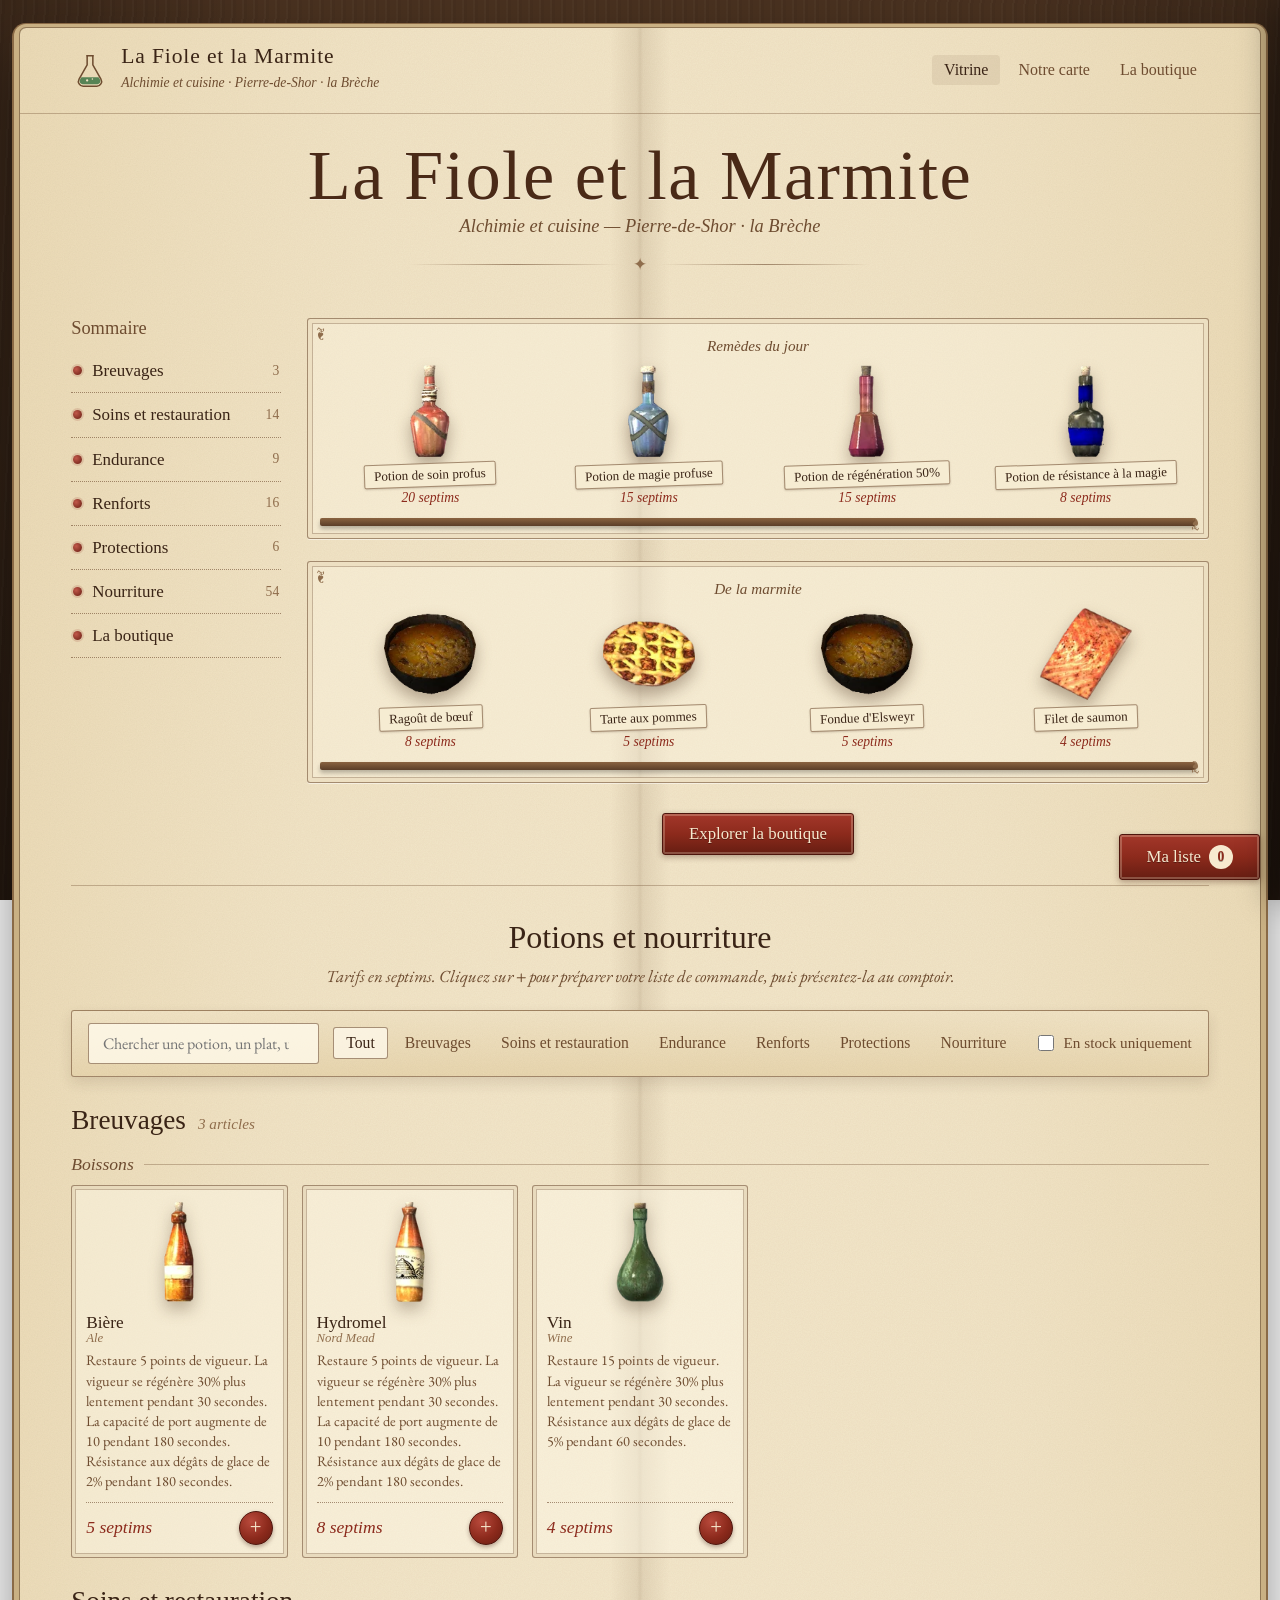
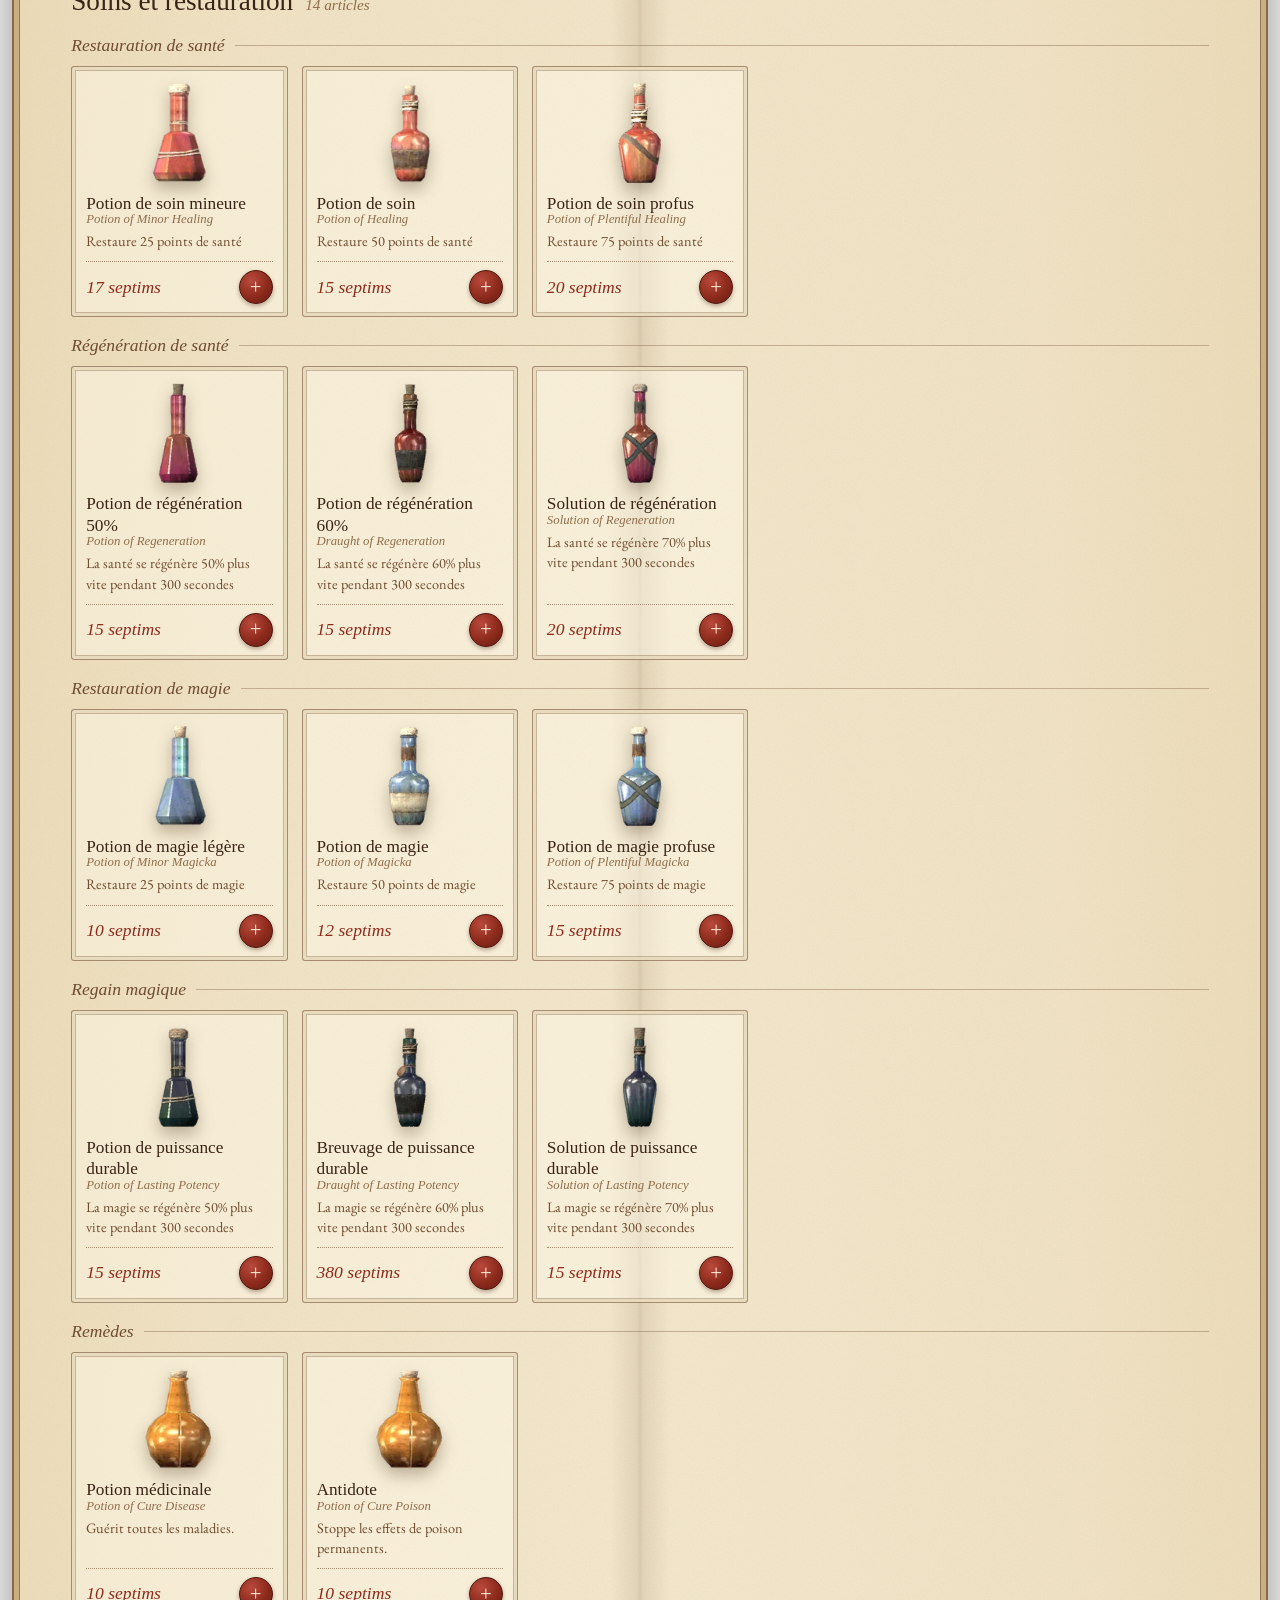
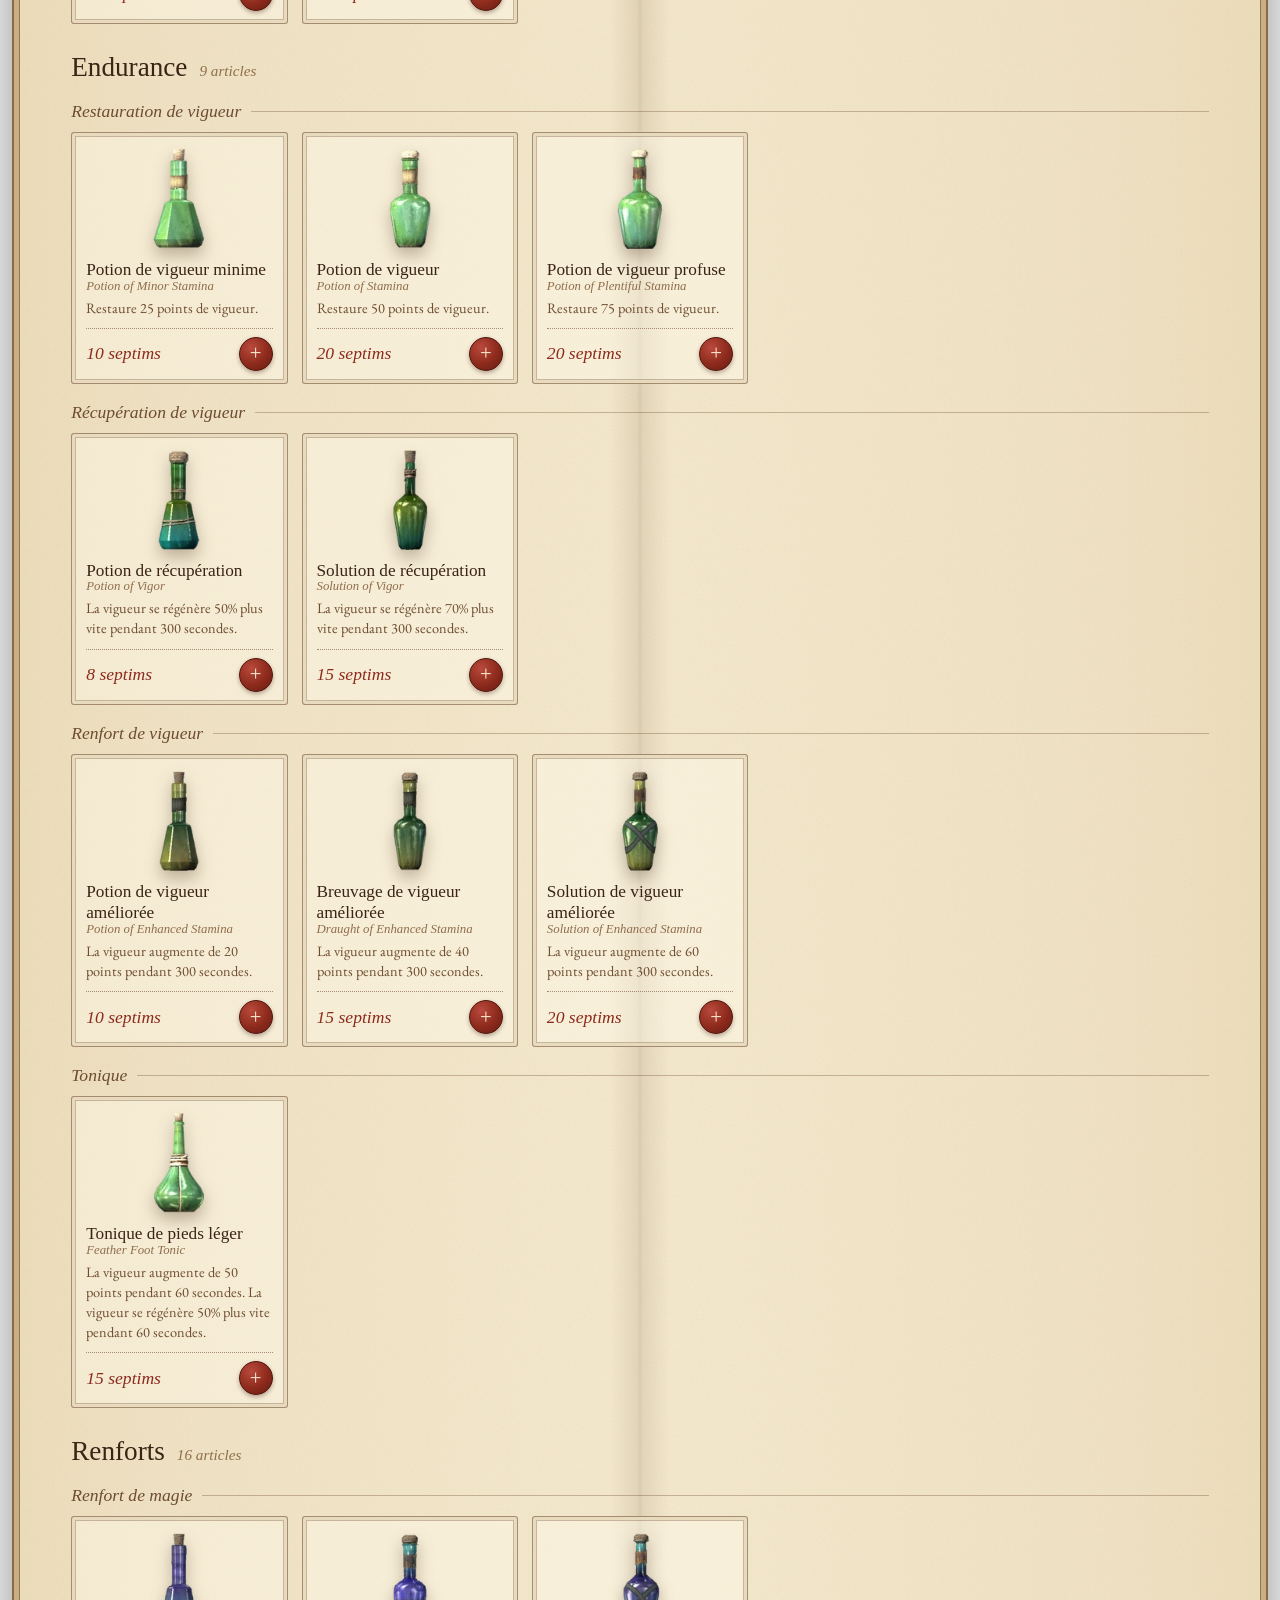
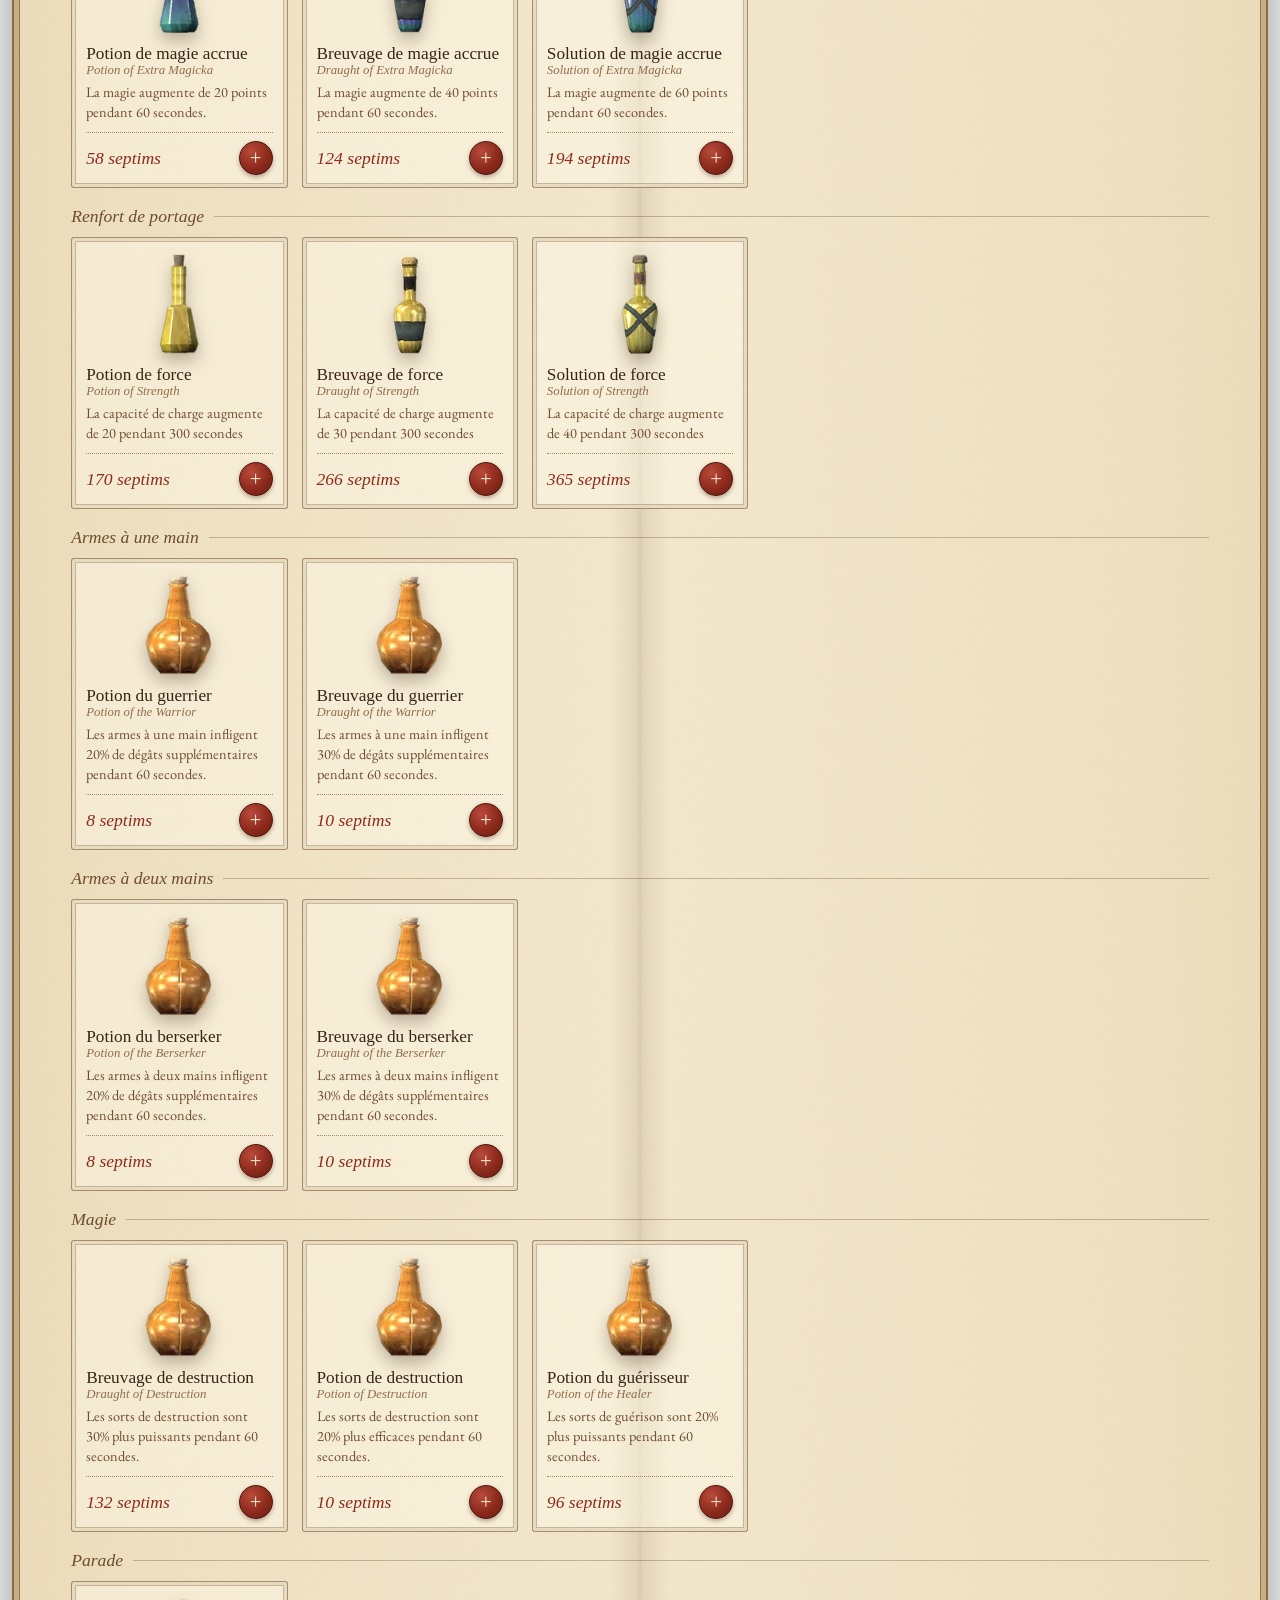
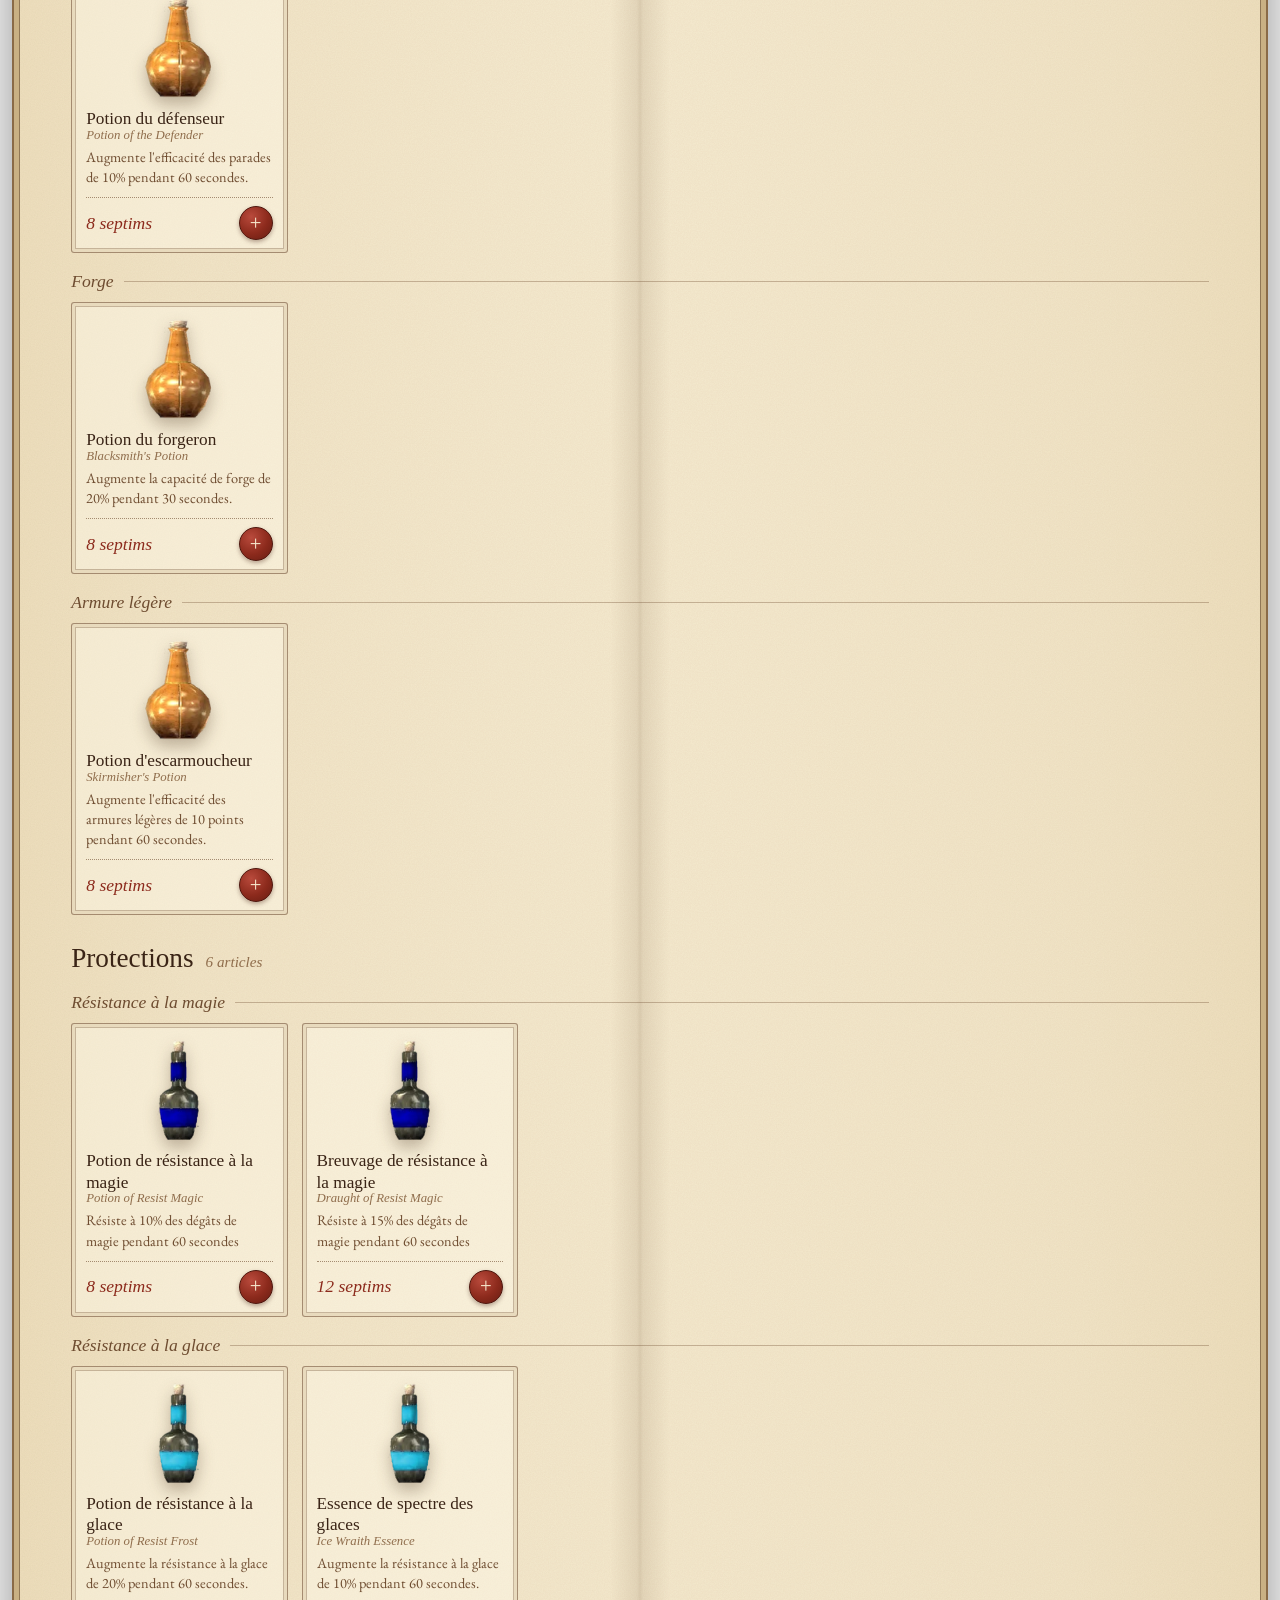
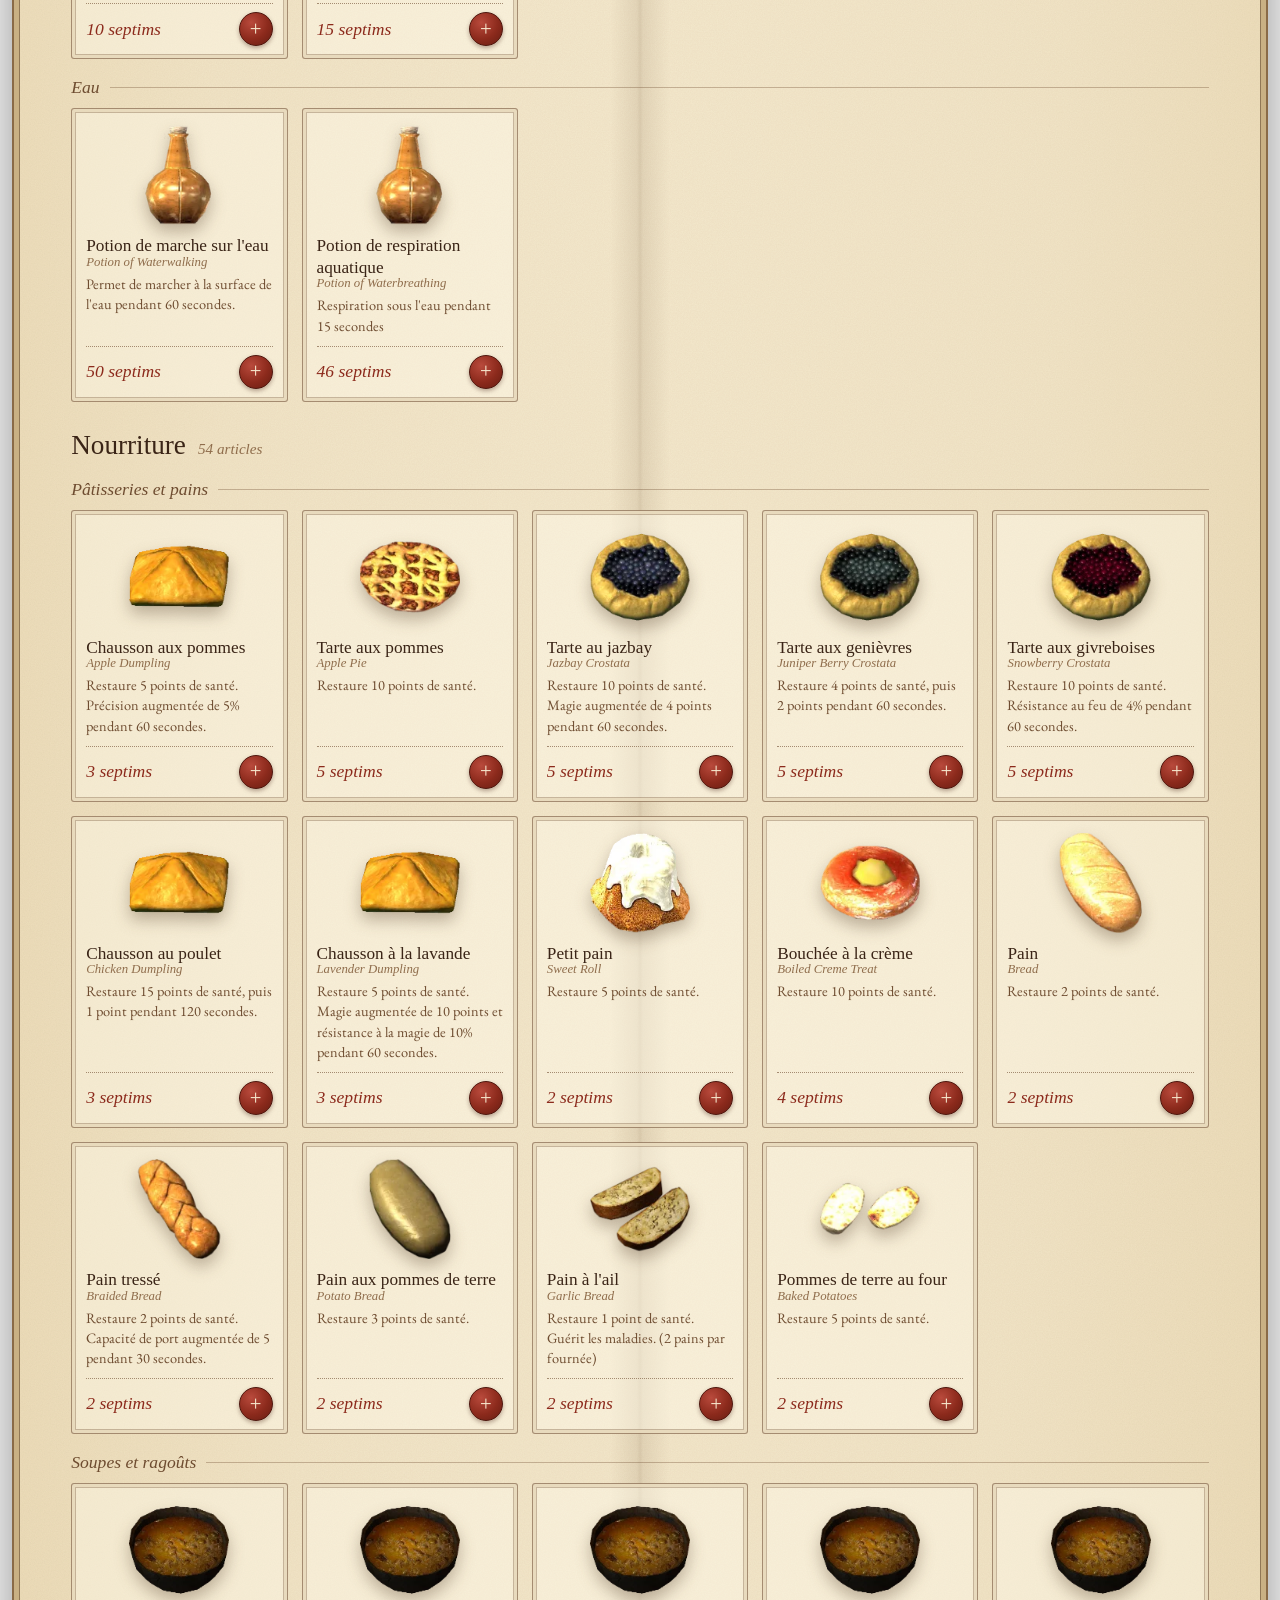
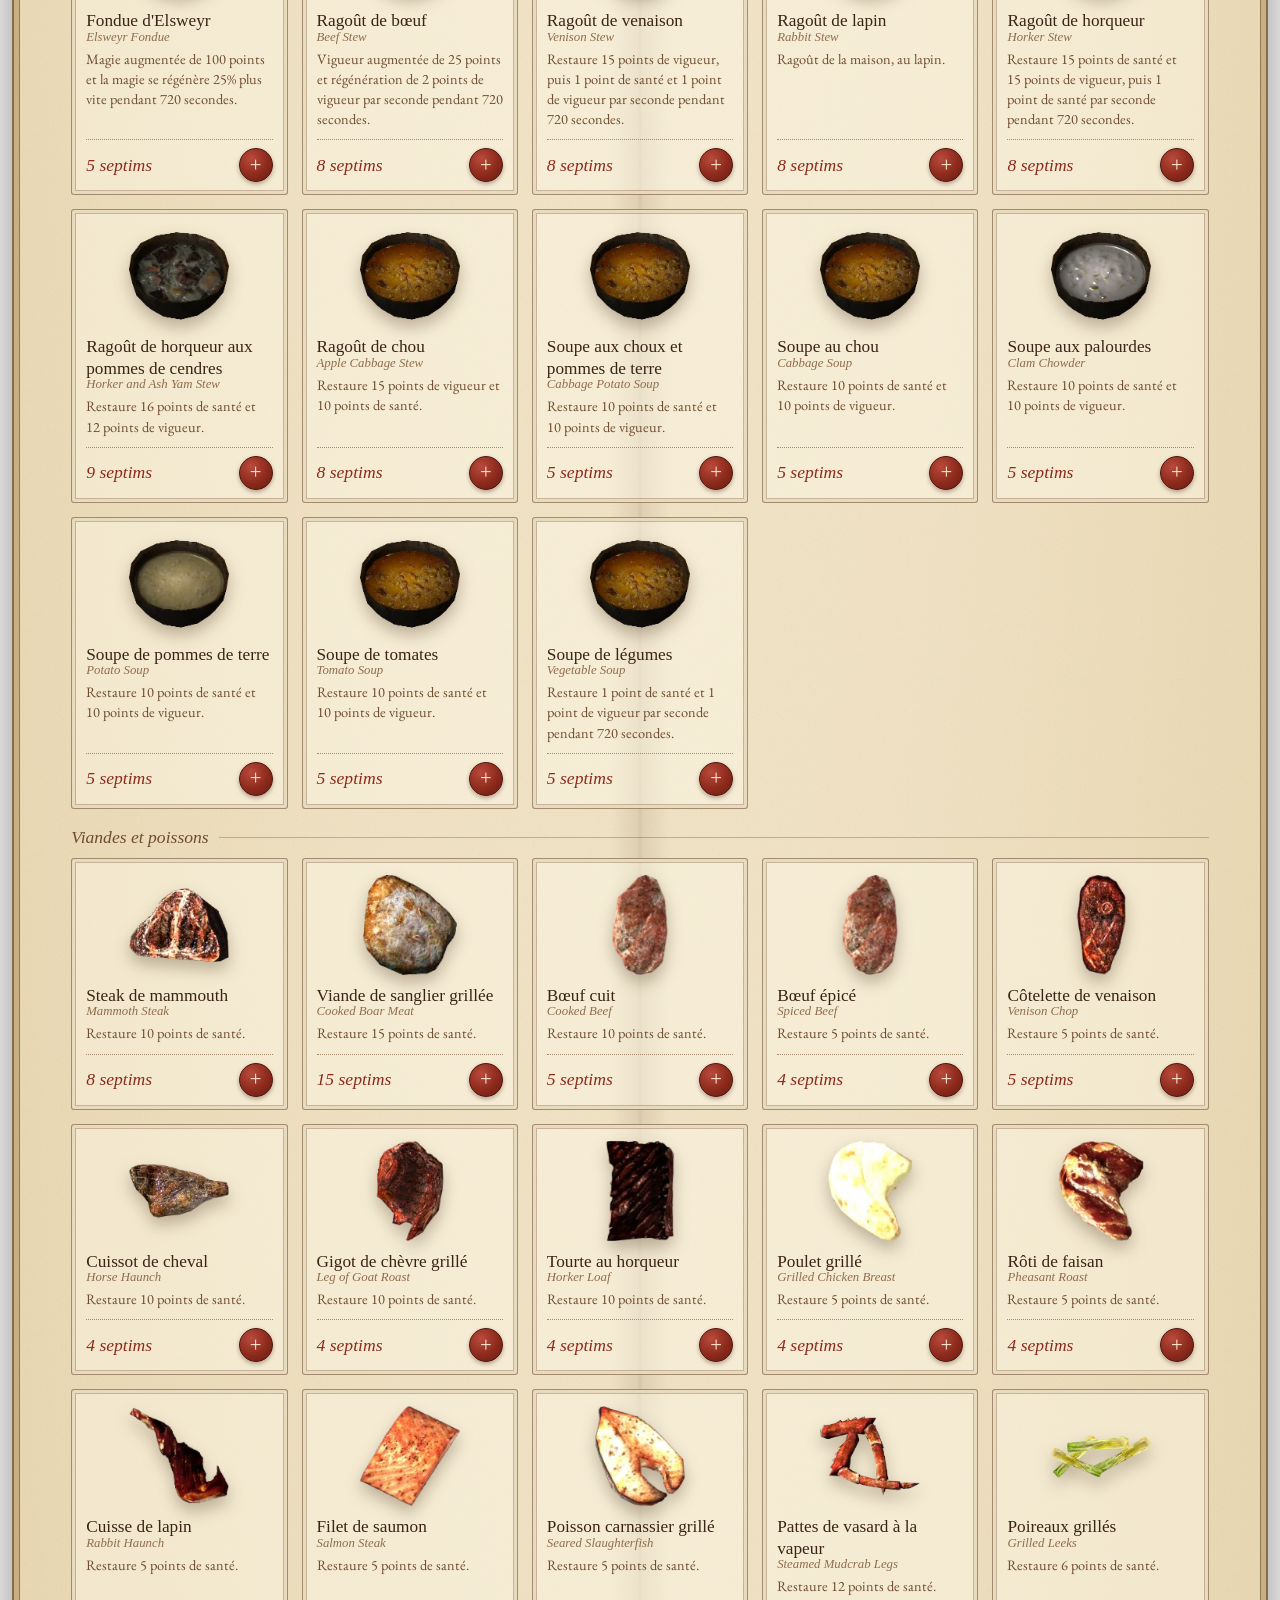
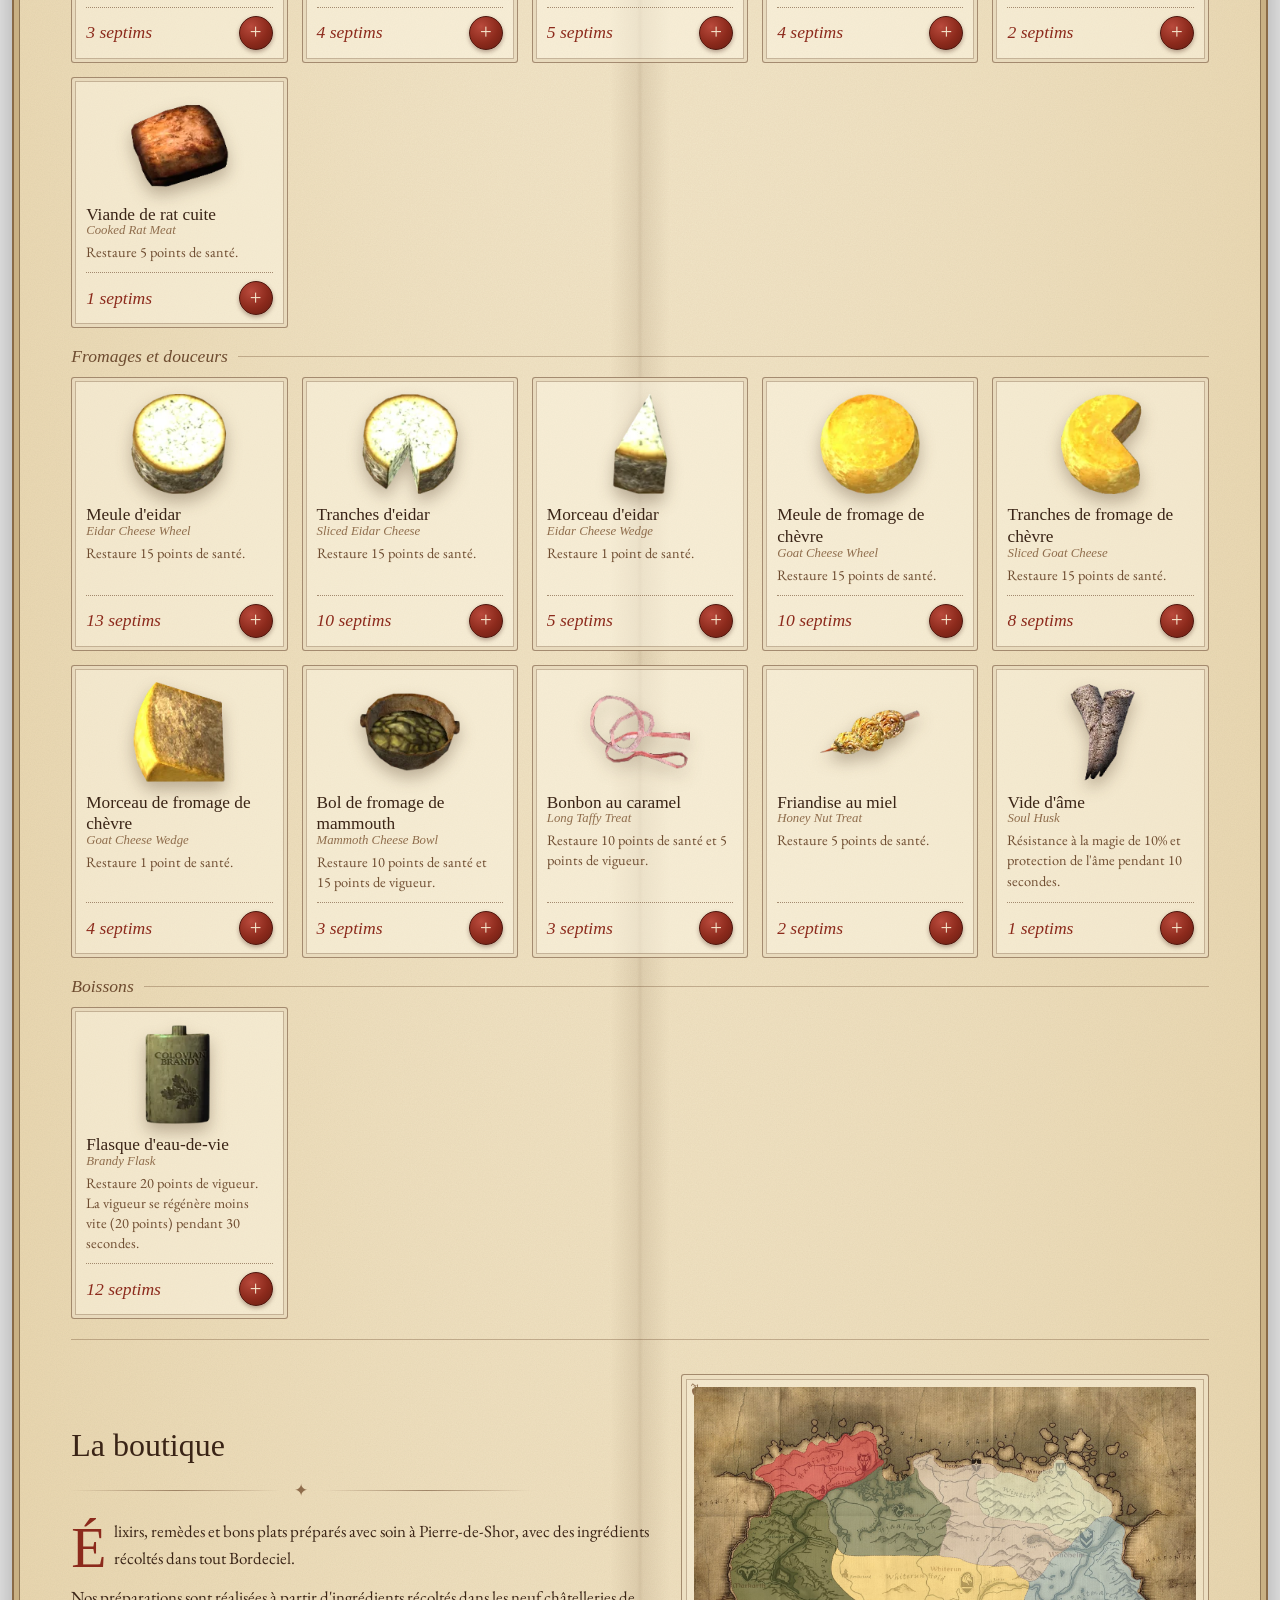
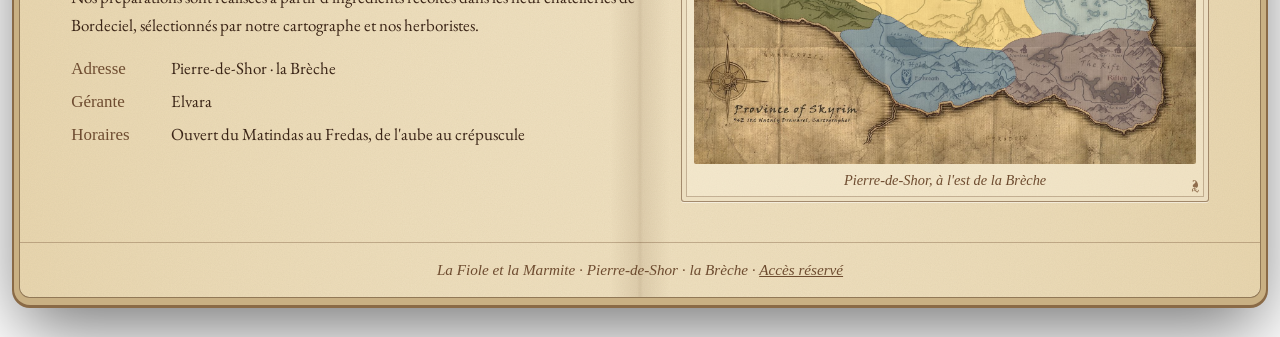
<file: index.html>
<!doctype html>
<html lang="fr">
<head>
<meta charset="utf-8">
<meta name="viewport" content="width=device-width, initial-scale=1">
<meta name="theme-color" content="#3f2a1b">
<title>La Fiole et la Marmite — Alchimie et cuisine</title>
<link rel="preconnect" href="https://fonts.googleapis.com">
<link rel="preconnect" href="https://fonts.gstatic.com" crossorigin>
<link rel="stylesheet" href="https://fonts.googleapis.com/css2?family=EB+Garamond:ital,wght@0,400;0,500;1,400&family=IM+Fell+English:ital@0;1&family=IM+Fell+English+SC&display=swap">
<link rel="stylesheet" href="style.css">
</head>
<body>
<div class="maintenance" id="maintenance" hidden>
  <div class="maintenance-carte">
    <div class="maintenance-ico" aria-hidden="true">⚗</div>
    <h1>Fermé pour maintenance</h1>
    <p id="maintenance-msg">La boutique est fermée pour maintenance. Revenez un peu plus tard.</p>
  </div>
</div>

<div class="livre">
  <!-- ===================== EN-TÊTE ===================== -->
  <header class="entete">
    <a class="marque" href="#haut" id="haut">
      <svg viewBox="0 0 40 40" aria-hidden="true"><path d="M16 5h8M17 5v9.5L8.5 29.5A5 5 0 0 0 13 37h14a5 5 0 0 0 4.5-7.5L23 14.5V5" fill="none" stroke="#6e4c30" stroke-width="1.6" stroke-linejoin="round"/><path d="M11 27.5h18l1.6 2.8A3.3 3.3 0 0 1 27.7 35H12.3a3.3 3.3 0 0 1-2.9-4.7Z" fill="#3d7444" opacity=".85"/><circle cx="17" cy="31" r="1.2" fill="#f1e4c6"/><circle cx="22.5" cy="29.5" r=".8" fill="#f1e4c6"/></svg>
      <span><strong id="m-nom">La Fiole et la Marmite</strong><small id="m-lieu"></small></span>
    </a>
    <nav class="nav" id="nav">
      <a href="#haut" class="actif">Vitrine</a>
      <a href="#boutique">Notre carte</a>
      <a href="#apropos">La boutique</a>
    </nav>
    <button class="burger" id="burger" type="button" aria-label="Menu"><span></span><span></span><span></span></button>
  </header>

  <div class="page">
    <!-- ===================== TITRE ===================== -->
    <div style="padding-top:26px">
      <h1 class="grand-titre" id="titre">La Fiole et la Marmite</h1>
      <p class="sous-titre" id="sous-titre"></p>
      <div class="filet-orne">✦</div>
    </div>

    <!-- ===================== DOUBLE PAGE ===================== -->
    <section class="heros">
      <nav class="sommaire" aria-label="Sommaire">
        <h3>Sommaire</h3>
        <ol id="sommaire"></ol>
      </nav>

      <div class="etageres" id="etageres"></div>

      <div class="heros-cta"><a class="btn" href="#boutique">Explorer la boutique</a></div>
    </section>

    <!-- ===================== BOUTIQUE ===================== -->
    <section class="boutique" id="boutique">
      <h2 class="section-titre">Potions et nourriture</h2>
      <p class="section-intro">Tarifs en septims. Cliquez sur <b>+</b> pour préparer votre liste de commande, puis présentez-la au comptoir.</p>

      <div class="barre">
        <input class="recherche" id="recherche" type="search" placeholder="Chercher une potion, un plat, un effet… (touche /)" autocomplete="off">
        <div class="onglets" id="onglets"></div>
        <label class="case"><input type="checkbox" id="f-dispo"> En stock uniquement</label>
      </div>

      <div id="liste"></div>
    </section>

    <!-- ===================== LA BOUTIQUE ===================== -->
    <section class="apropos" id="apropos">
      <div>
        <h2 class="section-titre" style="text-align:left">La boutique</h2>
        <div class="filet-orne" style="margin-left:0">✦</div>
        <p class="lettrine" id="apropos-texte"></p>
        <p>Nos préparations sont réalisées à partir d'ingrédients récoltés dans les neuf châtelleries de Bordeciel, sélectionnés par notre cartographe et nos herboristes.</p>
        <ul class="infos" id="infos"></ul>
      </div>
      <figure class="apropos-carte cadre" style="margin:0">
        <img src="images/carte-bordeciel.jpg" alt="Carte de Bordeciel" loading="lazy">
        <figcaption>Pierre-de-Shor, à l'est de la Brèche</figcaption>
      </figure>
    </section>
  </div>

  <footer class="pied"><span id="pied"></span> · <a href="prive.html">Accès réservé</a></footer>
</div>

<!-- ===================== LISTE DE COMMANDE ===================== -->
<button class="btn liste-btn" id="liste-ouvrir" type="button">Ma liste <b id="liste-n">0</b></button>
<div class="voile" id="voile"></div>
<aside class="tiroir" id="tiroir" aria-label="Liste de commande">
  <header><h3>Ma liste</h3><button class="fermer" id="liste-fermer" type="button" aria-label="Fermer">×</button></header>
  <div class="tiroir-corps" id="liste-corps"></div>
  <footer>
    <div class="total"><span>Total</span><span id="liste-total">0 septims</span></div>
    <div class="tiroir-actions">
      <button class="btn-sobre" id="liste-vider" type="button">Vider</button>
      <button class="btn" id="liste-copier" type="button">Copier la liste</button>
    </div>
  </footer>
</aside>
<div class="toast" id="toast"></div>

<script src="config.js"></script>
<script src="data.js"></script>
<script src="vitrine.js"></script>
</body>
</html>
</file>
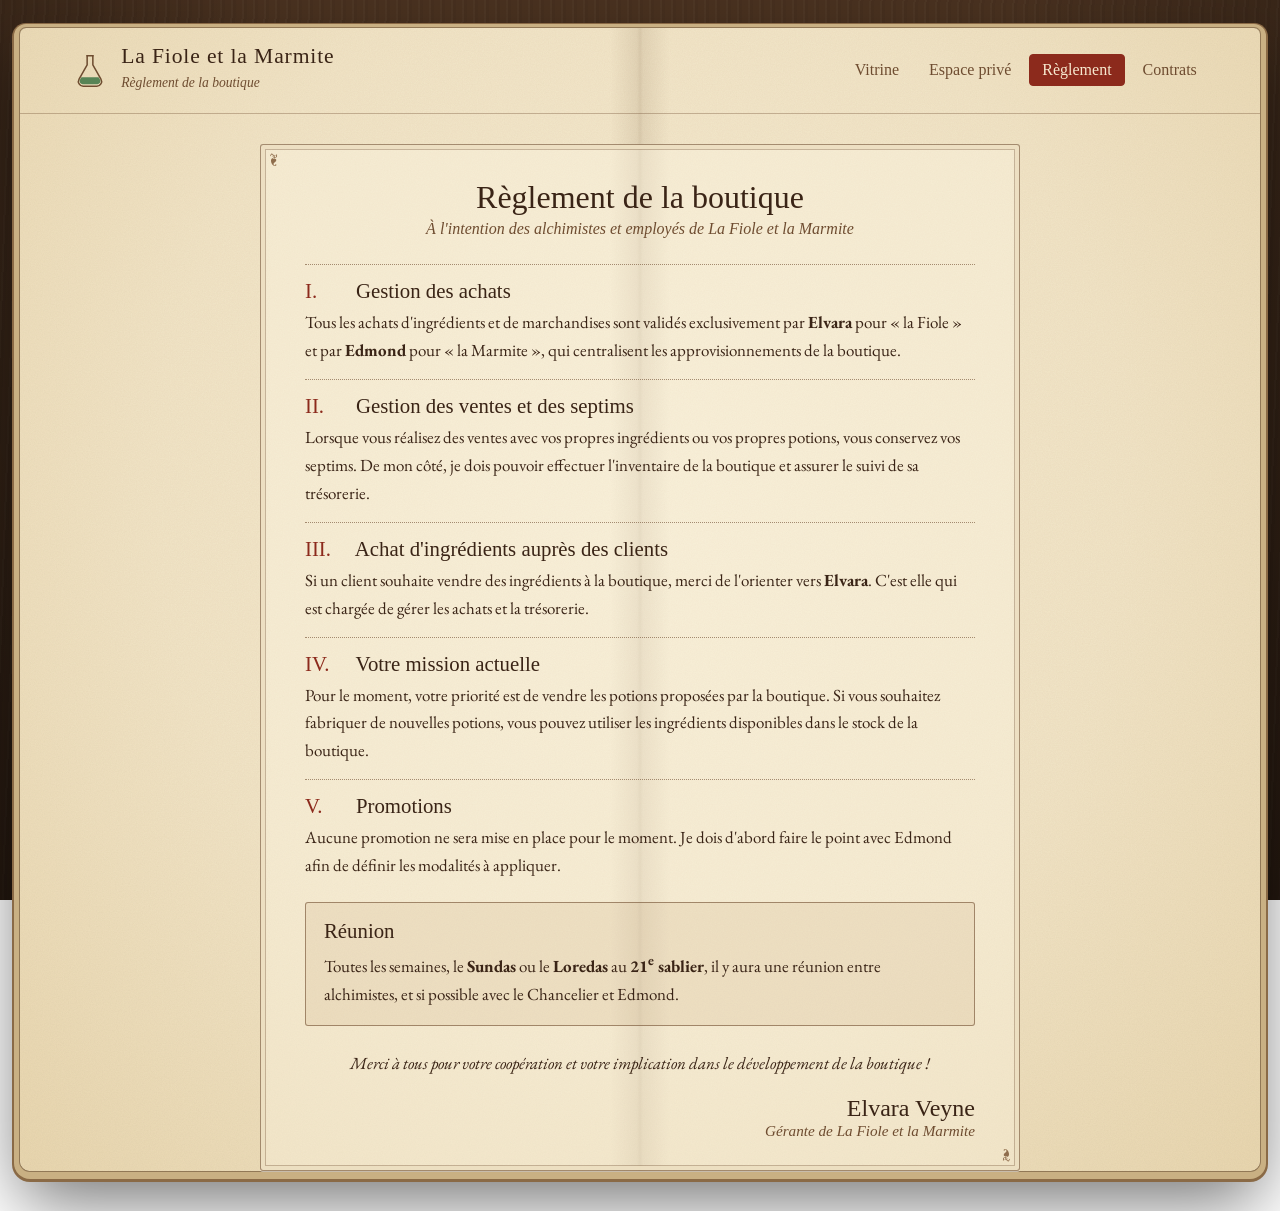
<file: reglement.html>
<!doctype html>
<html lang="fr">
<head>
<meta charset="utf-8">
<meta name="viewport" content="width=device-width, initial-scale=1">
<meta name="theme-color" content="#3f2a1b">
<meta name="robots" content="noindex">
<title>Règlement — La Fiole et la Marmite</title>
<link rel="preconnect" href="https://fonts.googleapis.com">
<link rel="preconnect" href="https://fonts.gstatic.com" crossorigin>
<link rel="stylesheet" href="https://fonts.googleapis.com/css2?family=EB+Garamond:ital,wght@0,400;0,500;1,400&family=IM+Fell+English:ital@0;1&family=IM+Fell+English+SC&display=swap">
<link rel="stylesheet" href="style.css">
</head>
<body>
<div class="livre">
  <header class="entete">
    <a class="marque" href="index.html">
      <svg viewBox="0 0 40 40" aria-hidden="true"><path d="M16 5h8M17 5v9.5L8.5 29.5A5 5 0 0 0 13 37h14a5 5 0 0 0 4.5-7.5L23 14.5V5" fill="none" stroke="#6e4c30" stroke-width="1.6" stroke-linejoin="round"/><path d="M11 27.5h18l1.6 2.8A3.3 3.3 0 0 1 27.7 35H12.3a3.3 3.3 0 0 1-2.9-4.7Z" fill="#3d7444" opacity=".85"/></svg>
      <span><strong>La Fiole et la Marmite</strong><small>Règlement de la boutique</small></span>
    </a>
    <nav class="nav" id="nav">
      <a href="index.html">Vitrine</a>
      <a href="prive.html">Espace privé</a>
      <a href="reglement.html" class="actif lien-reglement">Règlement</a>
      <a href="prive.html#contrats" class="lien-contrats">Contrats</a>
    </nav>
    <button class="burger" id="burger" type="button" aria-label="Menu"><span></span><span></span><span></span></button>
  </header>

  <div class="page">
    <article class="reglement cadre">
      <h1>Règlement de la boutique</h1>
      <p class="reglement-sous">À l'intention des alchimistes et employés de La Fiole et la Marmite</p>

      <section>
        <h2><span>I.</span> Gestion des achats</h2>
        <p>Tous les achats d'ingrédients et de marchandises sont validés exclusivement par <b>Elvara</b> pour « la Fiole » et par <b>Edmond</b> pour « la Marmite », qui centralisent les approvisionnements de la boutique.</p>
      </section>

      <section>
        <h2><span>II.</span> Gestion des ventes et des septims</h2>
        <p>Lorsque vous réalisez des ventes avec vos propres ingrédients ou vos propres potions, vous conservez vos septims. De mon côté, je dois pouvoir effectuer l'inventaire de la boutique et assurer le suivi de sa trésorerie.</p>
      </section>

      <section>
        <h2><span>III.</span> Achat d'ingrédients auprès des clients</h2>
        <p>Si un client souhaite vendre des ingrédients à la boutique, merci de l'orienter vers <b>Elvara</b>. C'est elle qui est chargée de gérer les achats et la trésorerie.</p>
      </section>

      <section>
        <h2><span>IV.</span> Votre mission actuelle</h2>
        <p>Pour le moment, votre priorité est de vendre les potions proposées par la boutique. Si vous souhaitez fabriquer de nouvelles potions, vous pouvez utiliser les ingrédients disponibles dans le stock de la boutique.</p>
      </section>

      <section>
        <h2><span>V.</span> Promotions</h2>
        <p>Aucune promotion ne sera mise en place pour le moment. Je dois d'abord faire le point avec Edmond afin de définir les modalités à appliquer.</p>
      </section>

      <section class="reunion">
        <h2>Réunion</h2>
        <p>Toutes les semaines, le <b>Sundas</b> ou le <b>Loredas</b> au <b>21<sup>e</sup> sablier</b>, il y aura une réunion entre alchimistes, et si possible avec le Chancelier et Edmond.</p>
      </section>

      <p class="reglement-merci">Merci à tous pour votre coopération et votre implication dans le développement de la boutique !</p>
      <p class="signature"><span>Elvara Veyne</span>Gérante de La Fiole et la Marmite</p>
    </article>
  </div>
</div>
<script>
  document.getElementById("burger").onclick = () => document.getElementById("nav").classList.toggle("ouvert");
</script>
</body>
</html>
</file>
<file: style.css>
/* =====================================================================
   LA FIOLE ET LA MARMITE — APPARENCE
   Grimoire sur parchemin, encre sépia, sceaux de cire rouge.
   Couleurs en haut du fichier, mobile en bas.
   ===================================================================== */
:root {
  --bois: #3f2a1b;
  --bois-clair: #5b3e28;
  --papier: #f1e4c6;
  --papier-2: #e8d6af;
  --papier-3: #dcc595;
  --encre: #3a2416;
  --sepia: #6e4c30;
  --sepia-clair: #8f6d4c;
  --filet: rgba(110, 76, 48, .35);
  --filet-fort: rgba(110, 76, 48, .6);
  --rouge: #8c2a1c;
  --rouge-fonce: #661d12;
  --vert: #3d7444;
  --or: #a67a3a;
  --ok: #4f7a3a;
  --bas: #b07a1e;
  --rupture: #9a2e22;
  /* Couleurs des entités (liserets) */
  --c-forge: #1d1a18;     /* L'Eau Noire : noir */
  --c-fiole: #3d7444;     /* La Fiole (alchimie) : vert */
  --c-marmite: #7a4a26;   /* La Marmite (cuisine) : marron */
  --c-vendeur: #2d5f8f;   /* Les vendeurs : bleu */
  --c-resp: var(--rouge); /* Elvara / Edmond (responsables) */
  --titre: "IM Fell English SC", "Cormorant Garamond", Georgia, serif;
  --tete: "IM Fell English", "Cormorant Garamond", Georgia, serif;
  --texte: "EB Garamond", Georgia, serif;
  --papier-tex: url("data:image/svg+xml,%3Csvg xmlns='http://www.w3.org/2000/svg' width='240' height='240'%3E%3Cfilter id='n'%3E%3CfeTurbulence type='fractalNoise' baseFrequency='.85' numOctaves='3' stitchTiles='stitch'/%3E%3CfeColorMatrix values='0 0 0 0 .35 0 0 0 0 .24 0 0 0 0 .12 0 0 0 .09 0'/%3E%3C/filter%3E%3Crect width='100%25' height='100%25' filter='url(%23n)'/%3E%3C/svg%3E");
}

* { box-sizing: border-box; }
html { scroll-behavior: smooth; }
body {
  margin: 0; min-height: 100vh;
  font: 400 1.06rem/1.6 var(--texte); color: var(--encre);
  background:
    radial-gradient(ellipse at 50% 0%, rgba(0,0,0,0) 40%, rgba(0,0,0,.45) 100%),
    repeating-linear-gradient(92deg, rgba(255,255,255,.025) 0 2px, rgba(0,0,0,.04) 2px 5px, rgba(255,255,255,0) 5px 11px),
    linear-gradient(180deg, #4a3220, var(--bois));
  background-attachment: fixed;
}
img { max-width: 100%; display: block; }
a { color: var(--rouge); }
button { font: inherit; color: inherit; }
::selection { background: rgba(140, 42, 28, .25); }

/* ---------- Le livre ---------- */
.livre {
  width: min(1340px, calc(100% - 40px)); margin: 28px auto 40px; position: relative;
  background: var(--papier-tex), radial-gradient(ellipse at 50% 40%, #f6ebd1 0%, var(--papier) 55%, var(--papier-2) 100%);
  border-radius: 6px 6px 10px 10px;
  box-shadow: 0 0 0 1px rgba(60,35,18,.4), 0 2px 0 6px #c9b083, 0 3px 0 8px #8a6a46, 0 30px 70px rgba(0,0,0,.55);
}
.livre::before { /* pliure centrale discrète */
  content: ""; position: absolute; top: 0; bottom: 0; left: 50%; width: 60px; transform: translateX(-50%); pointer-events: none;
  background: linear-gradient(90deg, rgba(0,0,0,0), rgba(90,60,30,.10) 45%, rgba(90,60,30,.16) 50%, rgba(90,60,30,.10) 55%, rgba(0,0,0,0));
}
.page { position: relative; padding: 0 clamp(18px, 4vw, 56px); }

/* ---------- En-tête ---------- */
.entete { display: flex; align-items: center; justify-content: space-between; gap: 18px; padding: 18px clamp(18px, 4vw, 56px); border-bottom: 1px solid var(--filet); position: relative; z-index: 2; }
.marque { display: flex; align-items: center; gap: 12px; text-decoration: none; color: var(--encre); }
.marque svg { width: 38px; height: 38px; flex: none; }
.marque strong { font: 400 1.35rem/1 var(--titre); letter-spacing: .04em; display: block; }
.marque small { font: italic .85rem var(--tete); color: var(--sepia); }
.nav { display: flex; gap: 6px; align-items: center; }
.nav a { font: 1rem var(--tete); color: var(--sepia); text-decoration: none; padding: 6px 12px; border-radius: 4px; }
.nav a:hover, .nav a.actif { color: var(--encre); background: rgba(110,76,48,.1); }
.nav a.prive { color: var(--rouge); border: 1px solid rgba(140,42,28,.35); }
.burger { display: none; background: none; border: 1px solid var(--filet-fort); border-radius: 4px; width: 40px; height: 36px; cursor: pointer; }
.burger span { display: block; width: 20px; height: 2px; margin: 5px auto; background: var(--sepia); }

/* ---------- Titres ---------- */
h1, h2, h3, h4 { font-family: var(--tete); font-weight: 400; color: var(--encre); margin: 0; }
.grand-titre { font: 400 clamp(2.4rem, 6vw, 4.4rem)/1 var(--titre); letter-spacing: .02em; text-align: center; color: #4a2a17; text-shadow: 0 1px 0 rgba(255,255,255,.4); }
.sous-titre { text-align: center; font: italic 1.15rem var(--tete); color: var(--sepia); margin: 6px 0 0; }
.filet-orne { display: flex; align-items: center; gap: 14px; justify-content: center; color: var(--sepia-clair); margin: 14px auto; max-width: 460px; }
.filet-orne::before, .filet-orne::after { content: ""; flex: 1; height: 1px; background: linear-gradient(90deg, transparent, var(--filet-fort), transparent); }
.section-titre { font: 400 2rem/1.1 var(--titre); text-align: center; }
.section-intro { text-align: center; color: var(--sepia); font-style: italic; max-width: 640px; margin: 8px auto 0; }

/* ---------- Cadres ornés ---------- */
.cadre {
  position: relative; background: rgba(255, 249, 232, .35);
  border: 1px solid var(--filet-fort); border-radius: 3px;
  box-shadow: inset 0 0 0 4px rgba(241,228,198,.9), inset 0 0 0 5px var(--filet), 0 1px 0 rgba(255,255,255,.5);
}
.cadre::before, .cadre::after { content: "❦"; position: absolute; font-size: .85rem; color: var(--sepia-clair); line-height: 1; }
.cadre::before { top: 7px; left: 9px; }
.cadre::after { bottom: 7px; right: 9px; transform: rotate(180deg); }

/* ---------- Boutons ---------- */
.btn {
  display: inline-flex; align-items: center; justify-content: center; gap: 8px; cursor: pointer; text-decoration: none;
  font: 1.05rem var(--tete); color: #f7e9cf; padding: 10px 26px; border-radius: 3px;
  background: linear-gradient(180deg, #a3372a, var(--rouge) 50%, var(--rouge-fonce));
  border: 1px solid #4d150c; box-shadow: inset 0 0 0 2px rgba(247,233,207,.25), 0 2px 6px rgba(60,20,10,.35);
  text-shadow: 0 1px 0 rgba(0,0,0,.35);
}
.btn:hover { filter: brightness(1.08); }
.btn:disabled { opacity: .55; cursor: not-allowed; }
.btn-sobre {
  display: inline-flex; align-items: center; justify-content: center; gap: 6px; cursor: pointer; text-decoration: none;
  font: 1rem var(--tete); color: var(--sepia); padding: 8px 18px; border-radius: 3px;
  background: rgba(255,249,232,.4); border: 1px solid var(--filet-fort);
}
.btn-sobre:hover { color: var(--encre); background: rgba(255,249,232,.75); }
.btn-petit { padding: 4px 10px; font-size: .9rem; }

/* ---------- Héros (double page) ---------- */
.heros { display: grid; grid-template-columns: 210px minmax(0, 1fr); gap: 26px; padding: 26px 0 30px; align-items: start; }
.sommaire { font-family: var(--tete); }
.sommaire h3 { font: 1.15rem var(--titre); margin-bottom: 10px; color: var(--sepia); }
.sommaire ol { list-style: none; margin: 0; padding: 0; }
.sommaire li { border-bottom: 1px dotted var(--filet-fort); }
.sommaire a { display: flex; align-items: center; gap: 10px; padding: 8px 2px; color: var(--encre); text-decoration: none; }
.sommaire a::before { content: ""; width: 9px; height: 9px; border-radius: 50%; background: radial-gradient(circle at 35% 35%, #c2584a, var(--rouge-fonce)); box-shadow: 0 0 0 2px rgba(140,42,28,.15); flex: none; }
.sommaire a:hover { color: var(--rouge); }
.sommaire small { margin-left: auto; color: var(--sepia-clair); font-size: .85rem; }
.vedette { padding: 16px; }
.vedette .vignette { aspect-ratio: 4/4.2; display: grid; place-items: center; border-radius: 2px; overflow: hidden;
  background: radial-gradient(ellipse at 50% 35%, #6f9a63 0%, #3c5f3a 55%, #233a24 100%); box-shadow: inset 0 0 40px rgba(0,0,0,.5); }
.vedette .vignette img { width: 62%; filter: drop-shadow(0 18px 18px rgba(0,0,0,.45)); }
.vedette .vignette::after { content: ""; position: absolute; inset: 16px; pointer-events: none; }
.vedette-pied { display: flex; justify-content: space-between; align-items: baseline; gap: 10px; padding: 12px 4px 0; border-top: 1px solid var(--filet); margin-top: 12px; }
.vedette-pied strong { font: 1.25rem var(--tete); }
.vedette-pied span { font: italic 1.1rem var(--tete); color: var(--rouge); white-space: nowrap; }
.vedette-pied em { display: block; font-size: .9rem; color: var(--sepia); }
.etageres { display: grid; gap: 22px; }
.etagere { padding: 18px 18px 12px; }
.etagere-titre { font: italic .95rem var(--tete); color: var(--sepia); text-align: center; margin-bottom: 6px; }
.etagere-rang { display: grid; grid-template-columns: repeat(4, 1fr); gap: 10px; align-items: end; }
.fiole-mini { text-align: center; cursor: pointer; background: none; border: 0; padding: 4px; }
.fiole-mini img { height: 92px; width: auto; margin: 0 auto; filter: drop-shadow(0 8px 8px rgba(60,35,18,.35)); transition: transform .25s; }
.fiole-mini:hover img { transform: translateY(-4px) rotate(-3deg); }
.fiole-mini .etiquette { display: inline-block; margin-top: 6px; padding: 3px 9px; font: .82rem/1.2 var(--tete); background: #f6ecd2; border: 1px solid var(--filet-fort); border-radius: 2px; transform: rotate(-2deg); box-shadow: 0 1px 2px rgba(60,35,18,.2); }
.fiole-mini .prix { display: block; font: italic .85rem var(--tete); color: var(--rouge); margin-top: 3px; }
.etagere-sol { height: 8px; margin: 8px -6px 0; border-radius: 2px; background: linear-gradient(180deg, #8a6340, #5b3e28); box-shadow: 0 3px 4px rgba(0,0,0,.25); }
.heros-cta { grid-column: 2 / -1; text-align: center; margin-top: 4px; }

/* ---------- Boutique ---------- */
.boutique { padding: 34px 0 20px; border-top: 1px solid var(--filet); }
.barre {
  position: sticky; top: 0; z-index: 20; margin: 20px 0 10px; padding: 12px 16px;
  display: flex; flex-wrap: wrap; gap: 10px 14px; align-items: center;
  background: var(--papier-tex), linear-gradient(var(--papier), var(--papier-2)); border: 1px solid var(--filet-fort); border-radius: 3px;
  box-shadow: 0 6px 14px rgba(60,35,18,.12);
}
.recherche { flex: 1 1 220px; min-width: 0; padding: 9px 14px; font: 1rem var(--texte); color: var(--encre); background: rgba(255,250,236,.8); border: 1px solid var(--filet-fort); border-radius: 3px; }
.recherche:focus, .champ:focus { outline: 2px solid rgba(140,42,28,.35); outline-offset: 1px; }
.onglets { display: flex; flex-wrap: wrap; gap: 4px; }
.onglet { cursor: pointer; padding: 6px 12px; font: .98rem var(--tete); color: var(--sepia); background: none; border: 1px solid transparent; border-radius: 3px; white-space: nowrap; }
.onglet:hover { color: var(--encre); }
.onglet[hidden], .btn[hidden], .btn-sobre[hidden] { display: none; }
.onglet[aria-pressed="true"] { color: var(--encre); border-color: var(--filet-fort); background: rgba(255,250,236,.75); }
.case { display: inline-flex; align-items: center; gap: 7px; font: .95rem var(--tete); color: var(--sepia); cursor: pointer; white-space: nowrap; }
.case input { accent-color: var(--rouge); width: 16px; height: 16px; }
.categorie { margin-top: 28px; scroll-margin-top: 90px; }
.categorie > h3 { font: 1.7rem var(--titre); display: flex; align-items: baseline; gap: 12px; }
.categorie > h3 small { font: italic .95rem var(--tete); color: var(--sepia-clair); }
.famille { margin-top: 18px; }
.famille h4 { font: italic 1.1rem var(--tete); color: var(--sepia); display: flex; align-items: center; gap: 10px; margin-bottom: 10px; }
.famille h4::after { content: ""; flex: 1; height: 1px; background: var(--filet); }
.cartes { display: grid; grid-template-columns: repeat(auto-fill, minmax(190px, 1fr)); gap: 14px; }
.carte {
  display: flex; flex-direction: column; padding: 14px 14px 12px; min-height: 100%;
  background: rgba(255, 250, 236, .45); border: 1px solid var(--filet-fort); border-radius: 3px;
  box-shadow: inset 0 0 0 3px rgba(241,228,198,.8), inset 0 0 0 4px var(--filet); transition: transform .2s, box-shadow .2s;
}
.carte:hover { transform: translateY(-2px); box-shadow: inset 0 0 0 3px rgba(241,228,198,.8), inset 0 0 0 4px var(--filet), 0 8px 18px rgba(60,35,18,.15); }
.carte-img { height: 104px; display: grid; place-items: center; margin-bottom: 8px; }
.carte-img img { max-height: 100px; width: auto; filter: drop-shadow(0 8px 8px rgba(60,35,18,.3)); }
.carte-nom { font: 1.08rem/1.25 var(--tete); }
.carte-effet { font-size: .9rem; line-height: 1.4; color: var(--sepia); margin: 4px 0 10px; }
.carte-pied { margin-top: auto; display: flex; align-items: center; justify-content: space-between; gap: 8px; padding-top: 8px; border-top: 1px dotted var(--filet-fort); }
.prix { font: italic 1.1rem var(--tete); color: var(--rouge); white-space: nowrap; }
.dispo { font-size: .78rem; letter-spacing: .04em; color: var(--ok); }
.dispo.non { color: var(--sepia-clair); font-style: italic; }
.ajouter { cursor: pointer; width: 34px; height: 34px; flex: none; border-radius: 50%; font: 1.3rem/1 var(--tete); color: #f7e9cf;
  background: radial-gradient(circle at 35% 30%, #b94a3c, var(--rouge) 55%, var(--rouge-fonce)); border: 1px solid #4d150c; box-shadow: 0 2px 4px rgba(60,20,10,.35); }
.ajouter:hover { filter: brightness(1.1); }
.interdit { font: italic .9rem var(--tete); color: var(--rupture); }
.carte-interdite .carte-img img { filter: grayscale(.7) drop-shadow(0 8px 8px rgba(60,35,18,.3)); opacity: .75; }
.vide { text-align: center; font-style: italic; color: var(--sepia); padding: 40px 0; }

/* ---------- À propos ---------- */
.apropos { display: grid; grid-template-columns: minmax(0, 1.1fr) minmax(0, 1fr); gap: 30px; padding: 34px 0 40px; border-top: 1px solid var(--filet); align-items: center; }
.apropos p { margin: 0 0 12px; }
.apropos .lettrine::first-letter { float: left; font: 3.6rem/.85 var(--titre); color: var(--rouge); padding: 6px 8px 0 0; }
.apropos-carte { padding: 12px; }
.apropos-carte img { border-radius: 2px; filter: sepia(.25); }
.apropos-carte figcaption { font: italic .9rem var(--tete); color: var(--sepia); text-align: center; margin-top: 8px; }
.infos { list-style: none; padding: 0; margin: 16px 0 0; display: grid; gap: 6px; }
.infos li { display: flex; gap: 10px; }
.infos b { font-family: var(--tete); font-weight: 400; color: var(--sepia); min-width: 90px; }

.pied { text-align: center; padding: 18px; border-top: 1px solid var(--filet); font: italic .95rem var(--tete); color: var(--sepia); }
.pied a { color: var(--sepia); }

/* ---------- Liste de commande (tiroir) ---------- */
.liste-btn { position: fixed; right: 20px; bottom: 20px; z-index: 40; }
.liste-btn b { display: inline-grid; place-items: center; min-width: 24px; height: 24px; padding: 0 6px; border-radius: 12px; background: #f7e9cf; color: var(--rouge); font-size: .85rem; }
.voile { position: fixed; inset: 0; background: rgba(30,18,10,.45); opacity: 0; pointer-events: none; transition: opacity .25s; z-index: 50; }
.voile.ouvert { opacity: 1; pointer-events: auto; }
.tiroir {
  position: fixed; top: 0; right: 0; bottom: 0; width: min(420px, 100%); z-index: 60; transform: translateX(100%); transition: transform .3s;
  display: flex; flex-direction: column; background: var(--papier-tex), linear-gradient(var(--papier), var(--papier-2)); box-shadow: -10px 0 30px rgba(0,0,0,.35);
}
.tiroir.ouvert { transform: none; }
.tiroir header, .tiroir footer { padding: 16px 20px; border-bottom: 1px solid var(--filet); }
.tiroir footer { border-top: 1px solid var(--filet); border-bottom: 0; margin-top: auto; }
.tiroir header { display: flex; justify-content: space-between; align-items: center; }
.tiroir h3 { font: 1.4rem var(--titre); }
.fermer { cursor: pointer; background: none; border: 0; font-size: 1.8rem; line-height: 1; color: var(--sepia); }
.tiroir-corps { padding: 10px 20px; overflow: auto; }
.ligne { display: grid; grid-template-columns: 40px 1fr auto; gap: 10px; align-items: center; padding: 8px 0; border-bottom: 1px dotted var(--filet-fort); }
.ligne img { width: 36px; height: 36px; object-fit: contain; }
.ligne small { display: block; color: var(--sepia); }
.qte { display: inline-flex; align-items: center; gap: 4px; }
.qte button { cursor: pointer; width: 26px; height: 26px; border-radius: 50%; border: 1px solid var(--filet-fort); background: rgba(255,250,236,.7); }
.total { display: flex; justify-content: space-between; font: 1.15rem var(--tete); margin-bottom: 12px; }
.tiroir-actions { display: flex; gap: 10px; justify-content: flex-end; }

/* =====================================================================
   ESPACE PRIVÉ
   ===================================================================== */
.connexion { max-width: 440px; margin: 40px auto 60px; padding: 34px 30px 28px; text-align: center; }
.connexion h2 { font: 1.9rem var(--titre); }
.connexion p { color: var(--sepia); font-style: italic; margin: 6px 0 20px; }
.connexion form { display: grid; gap: 12px; text-align: left; }
.connexion label { font: .95rem var(--tete); color: var(--sepia); display: grid; gap: 4px; }
.champ { width: 100%; padding: 9px 12px; font: 1rem var(--texte); color: var(--encre); background: rgba(255,250,236,.8); border: 1px solid var(--filet-fort); border-radius: 3px; }
textarea.champ { resize: vertical; min-height: 70px; }
.erreur { color: var(--rupture); font-style: italic; min-height: 1.4em; margin: 0; }
.demo { margin-top: 16px; padding-top: 14px; border-top: 1px dotted var(--filet-fort); display: grid; gap: 8px; }
.demo small { color: var(--sepia); font-style: italic; }
.demo div { display: flex; gap: 8px; justify-content: center; flex-wrap: wrap; }

.bandeau { display: flex; flex-wrap: wrap; align-items: center; gap: 10px 16px; padding: 12px 0; border-bottom: 1px solid var(--filet); }
.badge { font: .85rem var(--tete); padding: 2px 10px; border-radius: 12px; border: 1px solid currentColor; }
.badge.gerante { color: var(--rouge); }
.badge.employe { color: var(--vert); }
.badge.cuisinier { color: #9a6a1e; }
.etat-sync { font: italic .9rem var(--tete); color: var(--sepia); }
.etat-sync.direct { color: var(--ok); }
.etat-sync.demo { color: var(--bas); }
.bandeau .espace { flex: 1; }
.onglets-prive { display: flex; flex-wrap: wrap; gap: 4px; padding: 14px 0 0; border-bottom: 1px solid var(--filet-fort); }
.onglets-prive button { cursor: pointer; padding: 9px 16px; font: 1.05rem var(--tete); color: var(--sepia); background: none; border: 1px solid transparent; border-bottom: 0; border-radius: 4px 4px 0 0; margin-bottom: -1px; }
.onglets-prive button[aria-selected="true"] { color: var(--encre); background: rgba(255,250,236,.6); border-color: var(--filet-fort); }
.onglets-prive .pastille { display: inline-grid; place-items: center; min-width: 20px; height: 20px; margin-left: 6px; padding: 0 5px; border-radius: 10px; background: var(--rouge); color: #f7e9cf; font-size: .75rem; }
.panneau { padding: 20px 0 40px; }
.panneau[hidden] { display: none; }
.panneau-tete { display: flex; flex-wrap: wrap; gap: 10px 14px; align-items: center; margin-bottom: 14px; }
.panneau-tete h2 { font: 1.6rem var(--titre); margin-right: auto; }

.resume { display: grid; grid-template-columns: repeat(auto-fit, minmax(170px, 1fr)); gap: 12px; margin-bottom: 22px; }
.resume .bloc { padding: 14px 16px; }
.resume strong { display: block; font: 2rem/1.1 var(--titre); }
.resume span { font: italic .92rem var(--tete); color: var(--sepia); }
.resume .bas strong { color: var(--bas); }
.resume .rupture strong { color: var(--rupture); }
.alertes { display: grid; gap: 8px; }
.alerte { display: flex; gap: 12px; align-items: flex-start; padding: 10px 14px; background: rgba(255,250,236,.55); border: 1px solid var(--filet-fort); border-left: 4px solid var(--bas); border-radius: 3px; }
.alerte.accord { border-left-color: var(--rouge); }
.alerte.rupture { border-left-color: var(--rupture); }
.alerte .ico { font-size: 1.2rem; line-height: 1.3; }
.alerte b { font-family: var(--tete); font-weight: 400; }
.alerte small { display: block; color: var(--sepia); }
.colonnes { display: grid; grid-template-columns: repeat(auto-fit, minmax(300px, 1fr)); gap: 24px; }
.colonnes h3 { font: 1.25rem var(--titre); margin-bottom: 10px; }

.table-wrap { overflow-x: auto; border: 1px solid var(--filet-fort); border-radius: 3px; background: rgba(255,250,236,.4); }
table.registre { width: 100%; border-collapse: collapse; font-size: .97rem; }
.registre th { text-align: left; font: .9rem var(--tete); color: var(--sepia); font-weight: 400; padding: 9px 10px; border-bottom: 1px solid var(--filet-fort); background: rgba(220,197,149,.35); position: sticky; top: 0; white-space: nowrap; }
.registre td { padding: 7px 10px; border-bottom: 1px dotted var(--filet); vertical-align: middle; }
.registre tr:hover td { background: rgba(255,250,236,.55); }
.registre .ic { width: 46px; }
.registre .ic img { width: 38px; height: 38px; object-fit: contain; }
.registre .nom { font-family: var(--tete); font-size: 1.04rem; }
.registre .nom small { display: block; font-family: var(--texte); font-size: .82rem; color: var(--sepia); }
.registre .num { text-align: right; white-space: nowrap; }
.effets { display: flex; flex-wrap: wrap; gap: 3px 6px; font-size: .82rem; color: var(--sepia); max-width: 360px; }
.effets span:not(:last-child)::after { content: " ·"; }
.stock-edit { display: inline-flex; align-items: center; gap: 4px; }
.stock-edit button { cursor: pointer; width: 26px; height: 26px; border-radius: 50%; border: 1px solid var(--filet-fort); background: rgba(255,250,236,.8); line-height: 1; }
.stock-edit input, .prix-edit { width: 70px; padding: 4px 6px; text-align: right; font: .98rem var(--texte); color: var(--encre); background: rgba(255,250,236,.85); border: 1px solid var(--filet-fort); border-radius: 3px; }
.etat { font-size: .78rem; padding: 1px 8px; border-radius: 10px; border: 1px solid currentColor; white-space: nowrap; }
.etat.ok { color: var(--ok); }
.etat.bas { color: var(--bas); }
.etat.rupture { color: var(--rupture); }
.cloche { cursor: pointer; background: none; border: 0; font-size: 1.05rem; padding: 2px 4px; opacity: .35; filter: grayscale(1); }
.cloche.on { opacity: 1; filter: none; }
.cloche-texte { display: block; font-size: .8rem; color: var(--rouge); font-style: italic; max-width: 240px; }
.mute { color: var(--sepia-clair); }

/* Ventes */
.semaine { margin-bottom: 34px; padding-top: 6px; border-top: 1px solid var(--filet-fort); }
.semaine-tete { display: flex; flex-wrap: wrap; align-items: baseline; justify-content: space-between; gap: 6px 16px; margin: 10px 0 10px; }
.semaine-tete h3 { font: 1.35rem var(--titre); }
.semaine-vendeurs { display: flex; flex-wrap: wrap; gap: 4px 14px; margin: 0; font: italic .95rem var(--tete); color: var(--sepia); }
.semaine-vendeurs b { font-style: normal; font-weight: 400; color: var(--encre); }
.parts { display: grid; grid-template-columns: repeat(auto-fit, minmax(150px, 1fr)); gap: 10px; margin-bottom: 18px; }
.part { border: 1px solid var(--filet); border-left: 4px solid var(--c, var(--sepia)); padding: 8px 12px; background: rgba(255, 250, 235, .45); }
.part span { display: block; font: italic .88rem var(--tete); color: var(--sepia); }
.part strong { display: block; font: 1.5rem/1.15 var(--titre); color: var(--c, var(--encre)); }
.part.total { --c: var(--encre); } .part.vendeur { --c: var(--c-vendeur); } .part.gerante { --c: var(--c-resp); } .part.boutique { --c: var(--c-fiole); } .part.forge { --c: var(--c-forge); }
.tresor-cuisine .part.boutique { --c: var(--c-marmite); }
.jour { margin-bottom: 18px; }
.jour-tete { display: flex; flex-wrap: wrap; align-items: baseline; justify-content: space-between; gap: 6px 16px; margin-bottom: 8px; }
.jour-tete h4 { font: 1.1rem var(--titre); }
.jour-tete h4::first-letter { text-transform: uppercase; }
.jour-total { font: italic .95rem var(--tete); color: var(--sepia); }
.jour .registre { table-layout: fixed; min-width: 880px; }
.jour .registre th:nth-child(1) { width: 52px; } .jour .registre th:nth-child(3) { width: 56px; } .jour .registre th:nth-child(4) { width: 76px; }
.jour .registre th:nth-child(5) { width: 76px; } .jour .registre th:nth-child(6), .jour .registre th:nth-child(7), .jour .registre th:nth-child(8) { width: 96px; }
.jour .registre th:nth-child(9) { width: 120px; } .jour .registre th:nth-child(10) { width: 50px; }
.jour .registre th small { display: block; font-size: .75rem; opacity: .75; }
.jour .registre .p-vendeur { color: var(--c-vendeur); } .jour .registre .p-gerante { color: var(--c-resp); } .jour .registre .p-boutique { color: var(--c-fiole); } .jour .registre .p-forge { color: var(--c-forge); }
.tresor-cuisine .jour .registre .p-boutique { color: var(--c-marmite); }
.jour .registre tfoot td { border-top: 1px solid var(--filet-fort); font-style: italic; padding-top: 8px; padding-bottom: 8px; }
.jour .registre tfoot b { font-style: normal; }
.jour-total b { color: var(--rouge); font-weight: 400; font-style: normal; }

/* Carte */
.carte-zone { display: grid; grid-template-columns: minmax(0, 1fr) 300px; gap: 16px; }
#carte { height: min(72vh, 680px); border: 1px solid var(--filet-fort); border-radius: 3px; background: #c9b083; box-shadow: inset 0 0 0 4px rgba(241,228,198,.9); }
.carte-cote { display: grid; gap: 12px; align-content: start; }
.carte-cote .bloc { padding: 14px; }
.carte-cote h3 { font: 1.15rem var(--titre); margin-bottom: 8px; }
.legende { list-style: none; padding: 0; margin: 0; display: grid; gap: 6px; font-size: .92rem; }
.legende i { display: inline-block; width: 14px; height: 14px; border-radius: 50%; vertical-align: -2px; margin-right: 6px; }
.liste-points { list-style: none; padding: 0; margin: 0; max-height: 320px; overflow: auto; }
.liste-points li { padding: 6px 4px; border-bottom: 1px dotted var(--filet); cursor: pointer; font-size: .95rem; }
.liste-points li:hover { color: var(--rouge); }
.mode-ajout #carte { cursor: crosshair; }
.sceau { width: 30px; height: 30px; border-radius: 50% 50% 50% 4px; transform: rotate(-45deg); display: grid; place-items: center;
  background: radial-gradient(circle at 35% 35%, #6f9a63, #2f5530); border: 2px solid #f1e4c6; box-shadow: 0 3px 6px rgba(0,0,0,.45); }
.sceau span { transform: rotate(45deg); color: #f7e9cf; font-size: 13px; line-height: 1; }
.sceau.accord { background: radial-gradient(circle at 35% 35%, #c2584a, var(--rouge-fonce)); }
.sceau.boutique { background: radial-gradient(circle at 35% 35%, #d6a85a, #8a5f22); }
.sceau.estompe { opacity: .25; }
.leaflet-popup-content-wrapper, .leaflet-popup-tip { background: var(--papier) !important; color: var(--encre) !important; font-family: var(--texte); border-radius: 4px !important; }
.leaflet-popup-content { margin: 12px 14px !important; min-width: 220px; }
.leaflet-container a.leaflet-popup-close-button { color: var(--sepia) !important; }
.pop h4 { font: 1.15rem var(--tete); margin-bottom: 2px; }
.pop .lieu { font: italic .88rem var(--tete); color: var(--sepia); }
.pop ul { list-style: none; padding: 0; margin: 8px 0; display: grid; gap: 3px; }
.pop li { display: flex; align-items: center; gap: 6px; font-size: .92rem; }
.pop li img { width: 22px; height: 22px; object-fit: contain; }
.pop .accord-txt { background: rgba(140,42,28,.08); border-left: 3px solid var(--rouge); padding: 5px 8px; font-size: .88rem; margin: 6px 0; }
.pop .actions { display: flex; gap: 6px; margin-top: 8px; }

/* Fenêtre (formulaires) */
.fenetre { position: fixed; inset: 0; z-index: 2000; display: grid; place-items: center; padding: 16px; background: rgba(30,18,10,.5); }
.fenetre[hidden] { display: none; }
.fenetre-corps { width: min(560px, 100%); max-height: calc(100vh - 32px); overflow: auto; padding: 22px 22px 18px;
  background: var(--papier-tex), linear-gradient(var(--papier), var(--papier-2)); border: 1px solid var(--filet-fort); border-radius: 4px; box-shadow: 0 20px 50px rgba(0,0,0,.45); }
.fenetre-corps h3 { font: 1.5rem var(--titre); margin-bottom: 12px; }
.form { display: grid; gap: 12px; }
.form label { display: grid; gap: 4px; font: .95rem var(--tete); color: var(--sepia); }
.form .deux { display: grid; grid-template-columns: 1fr 1fr; gap: 12px; }
.form .case { color: var(--encre); }
.choix-ing { max-height: 190px; overflow: auto; border: 1px solid var(--filet-fort); border-radius: 3px; padding: 6px 8px; background: rgba(255,250,236,.6); display: grid; grid-template-columns: 1fr 1fr; gap: 2px 10px; }
.choix-ing label { display: flex; gap: 6px; align-items: center; font: .9rem var(--texte); color: var(--encre); }
.form-actions { display: flex; gap: 10px; justify-content: flex-end; margin-top: 4px; }

/* Accords */
.accords { display: grid; grid-template-columns: repeat(auto-fill, minmax(300px, 1fr)); gap: 16px; }
.accord-carte { padding: 18px 18px 14px; display: flex; flex-direction: column; gap: 6px; }
.accord-carte h3 { font: 1.25rem var(--tete); }
.accord-carte .lieu { font: italic .9rem var(--tete); color: var(--sepia); }
.accord-carte dl { display: grid; grid-template-columns: auto 1fr; gap: 3px 12px; margin: 6px 0; font-size: .93rem; }
.accord-carte dt { color: var(--sepia); font-family: var(--tete); }
.accord-carte dd { margin: 0; }
.accord-carte .actions { display: flex; gap: 8px; margin-top: auto; padding-top: 8px; border-top: 1px dotted var(--filet-fort); }
.statut { align-self: flex-start; font-size: .78rem; padding: 1px 9px; border-radius: 10px; border: 1px solid currentColor; }
.statut.actif { color: var(--ok); }
.statut.negociation { color: var(--bas); }
.statut.expire, .statut.suspendu { color: var(--sepia-clair); }

.toast { position: fixed; left: 50%; bottom: 24px; transform: translate(-50%, 30px); opacity: 0; z-index: 3000; transition: all .3s;
  padding: 10px 18px; font: 1rem var(--tete); color: #f7e9cf; background: rgba(58,36,22,.95); border-radius: 4px; box-shadow: 0 6px 18px rgba(0,0,0,.35); }
.toast.visible { transform: translate(-50%, 0); opacity: 1; }
.toast.erreur { background: rgba(120,30,20,.96); }

/* =====================================================================
   MOBILE
   ===================================================================== */
@media (max-width: 1020px) {
  .heros { grid-template-columns: minmax(0, 1fr); }
  .sommaire { grid-column: 1 / -1; }
  .sommaire ol { display: flex; flex-wrap: wrap; gap: 0 18px; }
  .sommaire li { border: 0; }
  .heros-cta { grid-column: 1 / -1; }
  .carte-zone { grid-template-columns: 1fr; }
}
@media (max-width: 720px) {
  .livre { width: calc(100% - 16px); margin: 8px auto 20px; }
  .livre::before { display: none; }
  .page { padding: 0 16px; }
  .entete { padding: 14px 16px; }
  .marque small { display: none; }
  .burger { display: block; }
  .nav { display: none; position: absolute; top: 100%; right: 12px; flex-direction: column; align-items: stretch; padding: 8px; z-index: 30;
    background: var(--papier); border: 1px solid var(--filet-fort); border-radius: 4px; box-shadow: 0 10px 24px rgba(0,0,0,.25); }
  .nav.ouvert { display: flex; }
  .heros { grid-template-columns: 1fr; gap: 18px; }
  .etagere-rang { gap: 4px; grid-template-columns: repeat(2, 1fr); }
  .fiole-mini img { height: 74px; }
  .apropos { grid-template-columns: 1fr; }
  .barre { padding: 10px; }
  .onglets { flex-wrap: nowrap; overflow-x: auto; width: 100%; scrollbar-width: none; }
  .cartes { grid-template-columns: repeat(2, minmax(0, 1fr)); gap: 10px; }
  .carte { padding: 10px; }
  .carte-img { height: 80px; }
  .carte-img img { max-height: 76px; }
  .carte-nom { font-size: .98rem; }
  .liste-btn { right: 12px; bottom: 12px; }
  .form .deux, .choix-ing { grid-template-columns: 1fr; }
  #carte { height: 60vh; }
  .registre .effets { display: none; }
}

/* Recettes (espace privé) */
.recettes { margin-top: .45rem; display: grid; gap: .25rem; }
.recette { display: flex; flex-wrap: wrap; align-items: baseline; gap: .25rem .4rem; font-size: .82rem; line-height: 1.35; }
.recette em { font-style: normal; font-variant: small-caps; letter-spacing: .04em; color: var(--sepia); min-width: 4.6rem; }
.recette .ing { background: rgba(120, 85, 40, .09); border: 1px solid rgba(120, 85, 40, .18); border-radius: 3px; padding: 0 .35rem; white-space: nowrap; }
.recette .ing b { font-weight: 600; }

/* Ventes : séparation alchimie / cuisine */
.semaine-domaines { display: grid; gap: 2px; margin: -8px 0 16px; font: italic .92rem var(--tete); color: var(--sepia); }
.semaine-domaines b { font-style: normal; font-weight: 400; color: var(--encre); }
.domaine { margin-bottom: 12px; }
.domaine h5 { margin: 4px 0 6px; font: 1rem var(--titre); color: var(--sepia); }
.domaine-alchimie h5 { color: #3d6b8c; } .domaine-cuisine h5 { color: #9a6a1e; }
.jour-cumul { margin: 2px 0 0; text-align: right; font: italic .95rem var(--tete); color: var(--sepia); }
.jour-cumul b { color: var(--rouge); font-weight: 400; font-style: normal; }
/* Achats */
.jour .registre.achats { min-width: 720px; }
.jour .registre.achats th:nth-child(5) { width: 90px; } .jour .registre.achats th:nth-child(6) { width: 170px; } .jour .registre.achats th:nth-child(7) { width: 130px; } .jour .registre.achats th:nth-child(8) { width: 50px; }

/* Plats : onglets de stock Eau Noire / Edmond */
.reserves { display: flex; flex-wrap: wrap; gap: 6px; margin: 0 0 12px; }
.reserves[hidden] { display: none; }
.reserves button { cursor: pointer; padding: 6px 14px; font: .98rem var(--tete); color: var(--sepia); background: none; border: 1px solid var(--filet-fort); border-radius: 999px; }
.reserves button[aria-selected="true"] { color: #f7e9cf; background: #9a6a1e; border-color: #9a6a1e; }
.form label[hidden] { display: none; }

/* Noms anglais */
.registre .nom .en { font: italic .82rem var(--tete); color: var(--sepia-clair); margin-left: 4px; }
.carte-en { display: block; margin-top: -2px; font: italic .8rem var(--tete); color: var(--sepia-clair); }
.effets .commun { color: #9a6a1e; }
/* Trésorerie */
#panneau-tresor .panneau-tete h2 { flex: 1 1 auto; }
.fenetre-corps.large { width: min(760px, 100%); }
.lignes-mouv { display: grid; gap: 6px; }
.ligne-mouv { display: grid; grid-template-columns: minmax(0, 1fr) 80px 110px 40px; gap: 6px; align-items: center; }
.ligne-mouv.tete { font: italic .85rem var(--tete); color: var(--sepia); }
#f-mouv-lignes { display: grid; gap: 6px; }
#f-mouv-plus { justify-self: start; }
@media (max-width: 560px) { .ligne-mouv { grid-template-columns: minmax(0, 1fr) 60px 80px 34px; } }
.form label.case { display: flex; align-items: center; gap: 8px; }

/* Ajouts / retraits de stock */
#form-mouv.sans-prix .ligne-mouv { grid-template-columns: minmax(0, 1fr) 90px 40px; }
#form-mouv.sans-prix .ligne-mouv [data-l="prix"], #form-mouv.sans-prix .ligne-mouv.tete span:nth-child(3) { display: none; }
.registre .plus { color: var(--vert); } .registre .moins { color: var(--rouge); }
.jour .registre.mouvements { min-width: 640px; }
.jour .registre.mouvements th:nth-child(3) { width: 80px; } .jour .registre.mouvements th:nth-child(4) { width: 220px; } .jour .registre.mouvements th:nth-child(5) { width: 130px; } .jour .registre.mouvements th:nth-child(6) { width: 50px; }
.form label.case[hidden] { display: none; }

/* Regroupement par personne dans la trésorerie */
.registre .sous-tete td { padding: 7px 10px; background: rgba(120, 85, 40, .08); border-top: 1px solid var(--filet-fort); font: italic .92rem var(--tete); color: var(--sepia); }
.registre .sous-tete .qui { font: normal 1rem var(--titre); color: var(--encre); }
.registre .sous-tete b { font-style: normal; font-weight: 600; color: var(--encre); }
.jour .registre.ventes { min-width: 900px; }
.jour .registre.ventes th:nth-child(1) { width: 52px; } .jour .registre.ventes th:nth-child(3) { width: 56px; } .jour .registre.ventes th:nth-child(4), .jour .registre.ventes th:nth-child(5) { width: 76px; }
.jour .registre.ventes th:nth-child(6), .jour .registre.ventes th:nth-child(7), .jour .registre.ventes th:nth-child(8), .jour .registre.ventes th:nth-child(9) { width: 88px; } .jour .registre.ventes th:nth-child(10) { width: 50px; }
.tresor-boutique strong { color: #9a6a1e; }
.ligne-mouv .prix-fixe { background: transparent; border-style: dashed; color: var(--sepia); cursor: default; }

/* Mode maintenance */
.maintenance { position: fixed; inset: 0; z-index: 9999; display: grid; place-items: center; padding: 16px; background: rgba(40, 26, 16, .92); }
.maintenance[hidden] { display: none; }
body.en-maintenance { overflow: hidden; }
body.en-maintenance > :not(.maintenance) { visibility: hidden; }
.maintenance-carte { width: min(460px, 100%); padding: 34px 28px; text-align: center; background: var(--papier); border: 1px solid var(--filet-fort); border-radius: 4px; box-shadow: 0 18px 40px rgba(0,0,0,.45); }
.maintenance-ico { font-size: 2.6rem; color: var(--sepia); }
.maintenance-carte h1 { margin: 6px 0 10px; font: 2rem var(--titre); color: var(--encre); }
.maintenance-carte p { margin: 0; font: italic 1.08rem var(--tete); color: var(--sepia); }

/* Notes d'alchimistes */
.notes { display: grid; grid-template-columns: repeat(auto-fill, minmax(280px, 1fr)); gap: 14px; }
.note { padding: 14px 16px; display: grid; gap: 6px; align-content: start; }
.note.nouvelle { box-shadow: inset 4px 0 0 var(--rouge); }
.note.retenue { box-shadow: inset 4px 0 0 var(--vert); }
.note-tete { display: flex; justify-content: space-between; align-items: center; gap: 8px; font: italic .9rem var(--tete); color: var(--sepia); }
.note h3 { margin: 0; font: 1.15rem var(--titre); }
.note-texte { margin: 0; font: 1rem/1.45 var(--texte); white-space: normal; overflow-wrap: anywhere; }
.note-pied { display: flex; flex-wrap: wrap; justify-content: space-between; align-items: center; gap: 6px; margin-top: 4px; padding-top: 8px; border-top: 1px dotted var(--filet-fort); font: italic .85rem var(--tete); color: var(--sepia); }
.note-pied .actions { display: flex; flex-wrap: wrap; gap: 4px; }
.note .statut.nouvelle { color: var(--rouge); } .note .statut.retenue { color: var(--vert); }
.form textarea.champ { resize: vertical; font: 1rem var(--texte); }
.champ[hidden] { display: none; }

/* ---------- Objets interdits ---------- */
.interdit-tag { display: inline-block; margin-left: 6px; padding: 0 8px; font: .78rem var(--tete); color: var(--rupture); border: 1px solid currentColor; border-radius: 10px; vertical-align: 2px; }

/* ---------- Onglet Trésorerie : menu déroulant ---------- */
.onglet-menu { position: relative; display: inline-flex; }
.menu-tresor { position: absolute; top: calc(100% + 2px); left: 0; z-index: 40; display: flex; flex-direction: column; min-width: 230px; padding: 8px; background: var(--papier); background-image: var(--papier-tex); box-shadow: 0 8px 24px rgba(0,0,0,.35); }
.menu-tresor[hidden] { display: none; }
.menu-tresor::before, .menu-tresor::after { display: none; }
.onglets-prive .menu-tresor button { text-align: left; border: 0; border-radius: 3px; margin: 0; padding: 8px 12px; }
.onglets-prive .menu-tresor button[hidden] { display: none; }
.onglets-prive .menu-tresor button:hover, .onglets-prive .menu-tresor button[aria-selected="true"] { background: rgba(110,76,48,.12); color: var(--encre); }

/* ---------- Trésorerie : sélection des onglets (ensemble, offres, personnes) ---------- */
.t-qui { display: flex; flex-wrap: wrap; gap: 6px; margin: 0 0 14px; padding-bottom: 12px; border-bottom: 1px dotted var(--filet-fort); }
.t-qui[hidden] { display: none; }
.t-qui button { cursor: pointer; padding: 6px 14px; font: .98rem var(--tete); color: var(--sepia); background: none; border: 1px solid var(--filet-fort); border-radius: 999px; }
.t-qui button.special { border-style: dashed; }
.t-qui button.retour { border-color: transparent; text-decoration: underline; text-underline-offset: 3px; }
.t-qui button[aria-selected="true"] { color: #f7e9cf; background: var(--sepia); border-color: var(--sepia); border-style: solid; }
.t-qui .pastille, .t-carte .pastille { display: inline-grid; place-items: center; min-width: 18px; height: 18px; margin-left: 4px; padding: 0 5px; border-radius: 9px; background: var(--rouge); color: #f7e9cf; font-size: .72rem; }
.t-choix[hidden], #t-contenu[hidden] { display: none; }
.t-aide { margin: 0 0 12px; font-style: italic; }
.t-cartes { display: grid; grid-template-columns: repeat(auto-fill, minmax(210px, 1fr)); gap: 14px; }
.t-carte { cursor: pointer; display: flex; flex-direction: column; gap: 3px; padding: 18px 18px 16px; text-align: left; font: .95rem var(--texte); color: var(--encre); border: 0; transition: transform .12s, box-shadow .12s; }
.t-carte:hover { transform: translateY(-2px); box-shadow: 0 6px 16px rgba(0,0,0,.18); }
.t-carte b { font: 1.25rem var(--titre); }
.t-carte span { color: var(--sepia); }
.t-carte .rouge { color: var(--rupture); }
.t-carte.special { background-color: rgba(166,122,58,.12); }
.t-carte.moi { background-color: rgba(45,95,143,.07); }
.t-carte .vous { font: italic .85rem var(--tete); color: var(--c-vendeur); }
.boutons-tete[hidden], #t-mois[hidden], #t-recherche[hidden], #t-vente[hidden], #t-offre[hidden], #t-ajout[hidden], #t-retrait[hidden] { display: none; }

/* ---------- Offres d'achat ---------- */
.offres { display: grid; grid-template-columns: repeat(auto-fill, minmax(320px, 1fr)); gap: 14px; }
.offre { padding: 16px 18px 14px; display: flex; flex-direction: column; gap: 8px; }
.offre.ouverte { box-shadow: inset 4px 0 0 var(--or); }
.offre.en-cours { box-shadow: inset 4px 0 0 var(--bas); }
.offre.validee { box-shadow: inset 4px 0 0 var(--ok); }
.offre-tete { display: flex; justify-content: space-between; align-items: center; gap: 8px; }
.offre-tete b { font: 1.15rem var(--titre); }
.statut.ouverte { color: var(--or); } .statut.en-cours { color: var(--bas); } .statut.validee { color: var(--ok); }
.statut.propose { color: var(--rouge); } .statut.refuse { color: var(--sepia-clair); text-decoration: line-through; }
.offre-lignes { width: 100%; border-collapse: collapse; font-size: .95rem; }
.offre-lignes td { padding: 3px 4px; border-bottom: 1px dotted var(--filet); vertical-align: middle; }
.offre-lignes td.ic { width: 34px; } .offre-lignes td.ic img { width: 28px; height: 28px; object-fit: contain; }
.offre-lignes td.num { text-align: right; white-space: nowrap; }
.offre-info { margin: 0; display: flex; flex-direction: column; gap: 2px; font-size: .93rem; }
.offre-suivi { margin: 0; font: italic .85rem var(--tete); color: var(--sepia); }
.offre .actions { display: flex; flex-wrap: wrap; gap: 6px; padding-top: 8px; border-top: 1px dotted var(--filet-fort); }
.accord-qui { margin: 0; font: italic .85rem var(--tete); color: var(--sepia); }
@media (max-width: 600px) {
  .offres { grid-template-columns: 1fr; }
  .menu-tresor { position: fixed; left: 16px; right: 16px; top: auto; }
}
.onglets-prive .pastille[hidden] { display: none; }

/* ---------- Règlement ---------- */
.nav a.lien-reglement { border: 1px solid var(--rouge); color: var(--rouge); }
.nav a.lien-reglement.actif { background: var(--rouge); color: #f7e9cf; }
.reglement { max-width: 760px; margin: 30px auto 40px; padding: 34px 44px 30px; }
.reglement h1 { margin: 0; text-align: center; font: 2rem var(--titre); color: var(--encre); }
.reglement-sous { margin: 4px 0 26px; text-align: center; font: italic 1rem var(--tete); color: var(--sepia); }
.reglement section { padding: 14px 0; border-top: 1px dotted var(--filet-fort); }
.reglement h2 { margin: 0 0 6px; font: 1.3rem var(--tete); color: var(--encre); }
.reglement h2 span { display: inline-block; min-width: 2.2em; color: var(--rouge); font-family: var(--titre); }
.reglement section p { margin: 0; line-height: 1.65; }
.reglement .reunion { margin-top: 8px; padding: 16px 18px; border: 1px solid var(--filet-fort); background: rgba(166,122,58,.1); border-radius: 3px; }
.reglement-merci { margin: 24px 0 6px; text-align: center; font-style: italic; }
.signature { margin: 18px 0 0; text-align: right; font: italic .95rem var(--tete); color: var(--sepia); }
.signature span { display: block; font: 1.5rem var(--titre); color: var(--encre); }
@media (max-width: 600px) {
  .reglement { margin: 16px 0 24px; padding: 24px 18px 20px; }
  .reglement h1 { font-size: 1.6rem; }
}

/* ---------- Tableau de bord : trois colonnes (alchimie, cuisine, accords) ---------- */
.colonnes.trois { grid-template-columns: repeat(3, minmax(0, 1fr)); }
.colonnes .compte { display: inline-grid; place-items: center; min-width: 22px; height: 22px; margin-left: 6px; padding: 0 6px; border-radius: 11px; background: var(--sepia); color: #f7e9cf; font: .78rem var(--texte); vertical-align: 3px; }
.colonnes .compte:empty { display: none; }
.colonnes .sous-titre { text-align: left; margin: 18px 0 8px; font: 1.05rem var(--tete); color: var(--sepia); border-bottom: 1px dotted var(--filet-fort); padding-bottom: 4px; }
.colonnes #alertes-accords:empty + .sous-titre { margin-top: 0; }
@media (max-width: 980px) { .colonnes.trois { grid-template-columns: 1fr; } }

/* ---------- Champs numériques (stock, seuil, prix) sans flèches ---------- */
input[type=number] { -moz-appearance: textfield; appearance: textfield; }
input[type=number]::-webkit-inner-spin-button, input[type=number]::-webkit-outer-spin-button { -webkit-appearance: none; margin: 0; }
.stock-edit input, .prix-edit {
  width: 64px; height: 30px; padding: 2px 8px; text-align: center;
  font: 500 1rem var(--texte); color: var(--encre);
  background: rgba(255,250,236,.6); border: 0; border-bottom: 1.5px solid var(--filet-fort); border-radius: 3px 3px 0 0;
  box-shadow: inset 0 0 0 1px rgba(110,76,48,.12); transition: background .15s, border-color .15s, box-shadow .15s;
}
.prix-edit { width: 76px; }
.stock-edit input:hover, .prix-edit:hover { background: rgba(255,250,236,.95); border-bottom-color: var(--sepia); }
.stock-edit input:focus, .prix-edit:focus { outline: none; background: #fffaf0; border-bottom-color: var(--rouge); box-shadow: inset 0 0 0 1px rgba(140,42,28,.35), 0 0 0 3px rgba(140,42,28,.12); }
.stock-edit button { display: inline-grid; place-items: center; width: 26px; height: 26px; padding: 0; font: 1rem var(--tete); color: var(--sepia); transition: background .15s, color .15s; }
.stock-edit button:hover { background: var(--sepia); color: #f7e9cf; border-color: var(--sepia); }

/* ---------- Tableau de bord : ligne des trésoreries ---------- */
.resume.tresors { grid-template-columns: repeat(4, minmax(0, 1fr)); margin-top: -8px; }
@media (max-width: 760px) { .resume.tresors { grid-template-columns: repeat(2, minmax(0, 1fr)); } }

/* ---------- Liserets de couleur par entité ---------- */
.lis { border-left: 5px solid var(--lis, var(--filet-fort)); }
.lis strong, .lis > b { color: var(--lis); }
.lis-forge { --lis: var(--c-forge); }
.lis-fiole { --lis: var(--c-fiole); }
.lis-marmite { --lis: var(--c-marmite); }
.lis-vendeur { --lis: var(--c-vendeur); }
/* La Boutique = la Fiole + la Marmite : liseret moitié vert, moitié marron */
.lis-boutique { --lis: var(--encre); border-left-color: transparent;
  background-image: linear-gradient(to bottom, var(--c-fiole) 0 50%, var(--c-marmite) 50% 100%);
  background-size: 5px 100%; background-position: 0 0; background-repeat: no-repeat; background-origin: border-box; background-clip: border-box; }
.resume .tresor-boutique.rupture strong { color: var(--rupture); }
.t-carte.lis > b { color: var(--lis); }
/* Titre de la trésorerie, menu et noms des vendeurs */
#panneau-tresor #t-titre { padding-left: 12px; border-left: 5px solid var(--c-fiole); }
#panneau-tresor.tresor-cuisine #t-titre { border-left-color: var(--c-marmite); }
.onglets-prive .menu-tresor [data-p="tresor-alchimie"] { border-left: 4px solid var(--c-fiole); }
.onglets-prive .menu-tresor [data-p="tresor-cuisine"] { border-left: 4px solid var(--c-marmite); }
.registre .sous-tete .qui, .semaine-vendeurs span { color: var(--c-vendeur); }
.t-qui button:not(.special):not(.retour)[aria-selected="true"] { background: var(--c-vendeur); border-color: var(--c-vendeur); }

/* ---------- Prix de rachat / prix de vente ---------- */
.registre th small { display: block; font-size: .72rem; font-style: italic; opacity: .7; }
.registre td.p-rachat .prix-edit { border-bottom-color: rgba(45,95,143,.55); }
.registre td.p-vente .prix-edit { border-bottom-color: rgba(61,116,68,.6); }

/* ---------- Stock de l'Eau Noire ---------- */
#panneau-eaunoire #en-titre { padding-left: 12px; border-left: 5px solid var(--c-forge); }
.en-h3 { margin: 26px 0 10px; font: 1.25rem var(--titre); color: var(--encre); }
.en-metiers { display: grid; grid-template-columns: repeat(auto-fill, minmax(250px, 1fr)); gap: 14px; }
.en-metier { padding: 14px 16px 12px; display: flex; flex-direction: column; gap: 8px; }
.en-metier-tete { display: flex; justify-content: space-between; align-items: baseline; gap: 8px; }
.en-metier-tete b { font: 1.2rem var(--titre); color: var(--c-forge); }
.en-metier ul { list-style: none; margin: 0; padding: 0; display: grid; gap: 4px; }
.en-metier li { display: grid; grid-template-columns: 26px 1fr auto; align-items: center; gap: 8px; font-size: .95rem; }
.en-metier li img { width: 24px; height: 24px; object-fit: contain; }
.en-metier .actions { display: flex; gap: 6px; padding-top: 8px; border-top: 1px dotted var(--filet-fort); margin-top: auto; }
#en-membres th.en-col { min-width: 74px; vertical-align: bottom; }
#en-membres th.en-col img { width: 26px; height: 26px; object-fit: contain; display: block; margin-left: auto; }
#en-membres th.en-col small { display: block; font-size: .7rem; line-height: 1.15; white-space: normal; }
#en-membres tr.en-servi td { background: rgba(79,122,58,.07); }
#en-membres tfoot td, #en-stock tfoot td { border-top: 1.5px solid var(--filet-fort); font-family: var(--tete); }
#en-stock td.rouge { color: var(--rupture); font-weight: 500; }
.ligne-mouv.en-quota { grid-template-columns: 1fr 90px 40px; }
.en-choix-metiers { border: 1px solid var(--filet-fort); border-radius: 3px; padding: 8px 12px 10px; margin: 0; }
.en-choix-metiers legend { padding: 0 6px; font: .95rem var(--tete); color: var(--sepia); }
.en-choix-metiers #f-en-membre-metiers { display: flex; flex-wrap: wrap; gap: 6px 18px; }
.en-metier .en { font: italic .85em var(--tete); color: var(--sepia); }
.en-stocks { display: grid; grid-template-columns: repeat(2, minmax(0, 1fr)); gap: 18px; align-items: start; }
.en-h4 { margin: 0 0 8px; padding-left: 10px; border-left: 5px solid var(--lis); font: 1.08rem var(--tete); color: var(--lis); }
.en-stock { min-width: 0; }
.en-stock td.rouge { color: var(--rupture); font-weight: 500; }
.en-sous { margin: 2px 0 0; font: italic .85rem var(--tete); color: var(--sepia); }
.en-metier li.alchimie b { color: var(--c-fiole); } .en-metier li.cuisine b { color: var(--c-marmite); }
#en-membres tr.en-groupes th { padding-top: 6px; padding-bottom: 2px; font: .85rem var(--tete); text-align: center; border-bottom: 0; }
#en-membres th.g-alchimie { color: var(--c-fiole); border-top: 3px solid var(--c-fiole); }
#en-membres th.g-cuisine { color: var(--c-marmite); border-top: 3px solid var(--c-marmite); }
#en-membres td.num.alchimie { color: var(--c-fiole); } #en-membres td.num.cuisine { color: var(--c-marmite); }
#en-membres .en-sem { display: flex; flex-wrap: wrap; align-items: center; gap: 4px; min-width: 200px; }
.en-r-alchimie { border-left: 4px solid var(--c-fiole) !important; } .en-r-cuisine { border-left: 4px solid var(--c-marmite) !important; }
.en-remises { display: flex; flex-wrap: wrap; justify-content: flex-end; gap: 10px; margin-top: 14px; }
.en-remises .btn { border-left: 6px solid var(--lis); }
.en-remises .btn[hidden] { display: none; }
.en-remises .btn:disabled { opacity: .55; cursor: default; }
@media (max-width: 900px) { .en-stocks { grid-template-columns: 1fr; } }
.en-stock .stock-edit input { width: 48px; }
.en-stock .prix-edit { width: 52px; }
.en-stock td.nom { min-width: 130px; }
.en-stock td.ic img { width: 30px; height: 30px; object-fit: contain; }
.registre td.ic, .registre th.ic { min-width: 42px; } .registre .ic img { max-width: none; }
.en-stock th, .en-stock td { padding-left: 6px; padding-right: 6px; } .en-stock .stock-edit { gap: 2px; } .en-stock .stock-edit button { width: 22px; height: 22px; }

/* ---------- Marge (prix de vente − prix de rachat) ---------- */
.marge { display: inline-flex; flex-direction: column; align-items: flex-end; line-height: 1.15; font-weight: 500; }
.marge small { font: italic .75rem var(--tete); font-weight: 400; opacity: .8; }
.marge.pos { color: var(--ok); } .marge.neg { color: var(--rupture); } .marge.nul { color: var(--sepia-clair); }

/* ---------- Fiche de fabrication ---------- */
.fenetre-corps.tres-large { width: min(980px, 100%); }
.fiche-tete { display: flex; justify-content: space-between; align-items: baseline; gap: 12px; flex-wrap: wrap; }
.fiche-tete span { font: italic .95rem var(--tete); }
.fiche-aide { margin: 4px 0 10px; font-style: italic; }
.fiche-rendement { display: inline-flex; align-items: center; gap: 8px; margin-bottom: 12px; font: .95rem var(--tete); color: var(--sepia); }
.fiche-rendement input { width: 70px; }
.fiche-resume { grid-template-columns: repeat(3, minmax(0, 1fr)); margin-bottom: 14px; }
.fiche-h4 { margin: 16px 0 8px; padding-left: 10px; border-left: 5px solid var(--c-fiole); font: 1.1rem var(--tete); color: var(--encre); }
.fiche-table .recette { display: flex; flex-wrap: wrap; gap: 4px; }
.fiche-table tr.fiche-manque td { background: rgba(154,46,34,.06); }
.fiche-table .rouge { color: var(--rupture); } .fiche-table .ok { color: var(--ok); }
.fiche-note { margin: 10px 0 0; font-style: italic; }
@media (max-width: 600px) { .fiche-resume { grid-template-columns: 1fr; } }
@media print {
  body.impression-fiche > *:not(#f-fiche) { display: none !important; }
  body.impression-fiche #f-fiche { position: static; display: block; background: none; padding: 0; }
  body.impression-fiche #f-fiche .fenetre-corps { width: 100%; max-height: none; overflow: visible; box-shadow: none; }
  body.impression-fiche #f-fiche .form-actions, body.impression-fiche .fiche-rendement { display: none; }
}
.registre.ventes.sans-resp .p-gerante { display: none; }
.jour .registre.ventes.sans-resp th:nth-child(9) { width: 50px; }
.registre.ventes tr.ancien-taux td { background: rgba(110,76,48,.05); } .registre.ventes tr.ancien-taux td.nom small::after { content: " · ancien partage"; font-style: italic; color: var(--sepia-clair); }

/* ---------- Packs promo (espace privé) ---------- */
.packs { display: grid; grid-template-columns: repeat(auto-fill, minmax(290px, 1fr)); gap: 14px; }
.pack { padding: 16px 18px 12px; display: flex; flex-direction: column; gap: 8px; }
.pack-tete { display: flex; justify-content: space-between; align-items: baseline; gap: 8px; }
.pack-tete b { font: 1.25rem var(--titre); }
.pack-desc { margin: 0; font: italic .93rem var(--tete); color: var(--sepia); }
.pack-lignes { list-style: none; margin: 0; padding: 0; display: grid; gap: 4px; }
.pack-lignes li { display: grid; grid-template-columns: 28px 1fr auto; align-items: center; gap: 8px; font-size: .95rem; }
.pack-lignes li img { width: 26px; height: 26px; object-fit: contain; }
.pack-lignes li.alchimie b { color: var(--c-fiole); } .pack-lignes li.cuisine b { color: var(--c-marmite); }
.pack-prix { display: flex; align-items: baseline; gap: 10px; flex-wrap: wrap; padding-top: 6px; border-top: 1px dotted var(--filet-fort); }
.pack-prix .ancien { text-decoration: line-through; color: var(--sepia-clair); }
.pack-prix strong { font: 1.35rem var(--titre); color: var(--rouge); }
.pack-prix .remise { font: .8rem var(--tete); color: #f7e9cf; background: var(--rouge); padding: 1px 8px; border-radius: 10px; }
.pack-prix .remise.neg { background: var(--sepia-clair); }
.pack .actions { display: flex; flex-wrap: wrap; gap: 6px; margin-top: auto; padding-top: 8px; border-top: 1px dotted var(--filet-fort); }
.ligne-mouv.pk-ligne { grid-template-columns: minmax(0, 1fr) 80px 90px 40px; }
.pk-pu { text-align: right; font: italic .9rem var(--tete); color: var(--sepia); }
.pk-prix { display: grid; grid-template-columns: 1fr 1fr 1fr; gap: 12px; align-items: end; padding: 12px 14px; border: 1px solid var(--filet-fort); border-radius: 3px; background: rgba(255,250,236,.4); }
.pk-prix > div span { display: block; font: italic .88rem var(--tete); color: var(--sepia); }
.pk-prix strong { font: 1.25rem var(--titre); }
#f-pack-remise { font-size: 1rem; color: var(--rouge); }
@media (max-width: 600px) { .pk-prix { grid-template-columns: 1fr; } }

/* ---------- Packs promo (vitrine) ---------- */
.carte-pack { position: relative; }
.pack-badge { position: absolute; top: 10px; right: 10px; z-index: 1; font: .85rem var(--tete); color: #f7e9cf; background: var(--rouge); padding: 2px 9px; border-radius: 12px; box-shadow: 0 2px 6px rgba(0,0,0,.25); }
.pack-imgs { display: flex; justify-content: center; align-items: flex-end; gap: 2px; min-height: 76px; margin-bottom: 6px; }
.pack-imgs img { width: 54px; height: 54px; object-fit: contain; margin: 0 -6px; filter: drop-shadow(0 3px 3px rgba(0,0,0,.25)); }
.pack-contenu { list-style: none; margin: 4px 0 6px; padding: 0; font-size: .92rem; line-height: 1.4; }
.pack-contenu b { color: var(--rouge); font-weight: 500; }
.prix-barre { text-decoration: line-through; color: var(--sepia-clair); font-size: .9rem; }
.tag-pack { display: inline-block; padding: 0 7px; margin-right: 2px; font: .74rem var(--tete); font-style: normal; color: #f7e9cf; background: var(--rouge); border-radius: 9px; }
.vp-detail .pack-lignes { padding: 10px 12px; border: 1px solid var(--filet-fort); border-radius: 3px; background: rgba(255,250,236,.4); }
.vp-total { margin: 8px 0 0; } .vp-total strong { font: 1.2rem var(--titre); color: var(--rouge); }
#t-vente-pack[hidden] { display: none; }

/* ---------- Corrections de stock en attente (barre fixe en bas) ---------- */
.corr-barre { position: fixed; left: 50%; bottom: 14px; transform: translateX(-50%); z-index: 60; width: min(920px, calc(100% - 24px));
  display: flex; flex-wrap: wrap; align-items: center; gap: 8px 10px; padding: 10px 14px; background: var(--papier); background-image: var(--papier-tex);
  border: 1px solid var(--filet-fort); border-left: 4px solid var(--bas); border-radius: 6px; box-shadow: 0 8px 24px rgba(40, 24, 12, .35); }
.corr-barre[hidden] { display: none; }
.corr-barre #corr-resume { font-weight: 500; color: var(--encre); }
.corr-barre #corr-motif { flex: 1 1 260px; min-width: 0; }
body.corr-ouverte { padding-bottom: 96px; }

/* ---------- Journal des stocks ---------- */
.journal td small { display: block; font-size: .78em; color: var(--sepia-clair); }
.j-genre { display: inline-block; padding: 1px 8px; border-radius: 10px; font-size: .82em; white-space: nowrap; border: 1px solid var(--filet-fort); color: var(--encre); background: var(--papier-2); }
.j-genre.correction { border-color: var(--bas); color: #7a5410; }
.j-genre.inventaire { border-color: var(--c-vendeur); color: var(--c-vendeur); }
.j-genre.fabrication { border-color: var(--c-fiole); color: var(--c-fiole); }
.j-genre.annulation { border-color: var(--rupture); color: var(--rupture); }
.j-genre.vente { background: var(--papier-3); }
.j-genre.achat { border-color: var(--c-marmite); color: var(--c-marmite); }
.journal .plus { color: var(--vert); } .journal .moins { color: var(--rouge); }

/* ---------- Inventaire ---------- */
.inv-tete, .inv-pied { display: flex; flex-wrap: wrap; align-items: center; gap: 8px 12px; margin: 10px 0; }
.inv-tete label { display: flex; align-items: center; gap: 6px; }
.inv-tete select { width: auto; }
#inv-table input { width: 80px; }
#inv-table tr.inv-ecart td { background: rgba(176, 122, 30, .12); }
#inv-table .ok { color: var(--ok); }
#inv-table .plus { color: var(--vert); } #inv-table .moins { color: var(--rouge); }

/* ---------- Fabrication depuis la fiche ---------- */
.fab { display: flex; align-items: center; gap: 6px; justify-content: flex-end; }
.fab input { width: 62px; }
.fab button[disabled] { opacity: .45; cursor: not-allowed; }
.jour .registre.journal { min-width: 940px; }
.journal th:nth-child(1) { width: 58px; } .journal th:nth-child(2) { width: 110px; } .journal th:nth-child(3) { width: 52px; }
.journal th:nth-child(4) { width: 24%; } .journal th:nth-child(5) { width: 92px; } .journal th:nth-child(6) { width: 110px; } .journal th:nth-child(8) { width: 100px; }
#inv-table td.ic { width: 52px; min-width: 52px; }
label.case[hidden], .fenetre label[hidden] { display: none; }

/* ---------- Eau Noire : historique des distributions ---------- */
.en-h-sem { margin: 0 0 10px; padding: 0; }
.en-h-sem > summary { cursor: pointer; padding: 10px 14px; display: flex; flex-wrap: wrap; align-items: center; gap: 8px 12px; list-style: none; }
.en-h-sem > summary::-webkit-details-marker { display: none; }
.en-h-sem > summary::before { content: "▸"; color: var(--sepia); transition: transform .15s; }
.en-h-sem[open] > summary::before { transform: rotate(90deg); }
.en-h-corps { padding: 0 14px 12px; display: grid; gap: 10px; grid-template-columns: repeat(auto-fit, minmax(280px, 1fr)); }
.en-h-dom { padding: 6px 12px; border-left: 4px solid var(--filet-fort); }
.en-h-dom.lis-fiole { border-left-color: var(--c-fiole); } .en-h-dom.lis-marmite { border-left-color: var(--c-marmite); }
.en-h-liste { list-style: none; margin: 4px 0; padding: 0; display: grid; gap: 6px; }
.en-h-liste li { display: flex; flex-wrap: wrap; align-items: center; gap: 6px; }
.en-h-servis { margin: 4px 0 0; font-size: .92em; }

/* ---------- Carte des récoltes (nouvelle carte, mode agrandi) ---------- */
.carte-zone { grid-template-areas: "barre barre" "carte cote"; }
.carte-barre { grid-area: barre; display: flex; flex-wrap: wrap; align-items: center; gap: 8px 10px; }
.carte-barre #k-recherche { flex: 1 1 220px; min-width: 0; }
.carte-barre #k-ing { width: auto; max-width: 260px; }
.carte-zone > #carte { grid-area: carte; background: #2a1c12; }
.carte-zone > .carte-cote { grid-area: cote; }
.carte-plein-titre, .carte-fermer { display: none; }
.legende .leg-ing { background: radial-gradient(circle at 35% 35%, #fbf1da, #d9c094); border: 2px solid #6e4c30; }
.liste-points { max-height: 420px; }
.liste-points li { display: flex; align-items: center; gap: 8px; }
.liste-points li img { width: 26px; height: 26px; object-fit: contain; flex: none; }

/* Marqueur : sceau de parchemin avec l'image de l'ingrédient */
.sceau-ing { position: relative; width: 40px; height: 40px; border-radius: 50% 50% 50% 6px; transform: rotate(-45deg);
  background: radial-gradient(circle at 35% 35%, #fbf1da, #d9c094); border: 2px solid #6e4c30; box-shadow: 0 3px 6px rgba(20, 10, 4, .5);
  display: grid; place-items: center; transition: transform .12s; }
.sceau-ing:hover { transform: rotate(-45deg) scale(1.12); }
.sceau-ing img, .sceau-ing span { transform: rotate(45deg); width: 30px; height: 30px; object-fit: contain; display: grid; place-items: center; color: #3d7444; }
.sceau-ing.accord { border-color: var(--rouge-fonce); background: radial-gradient(circle at 35% 35%, #fbe5dc, #d9a090); }
.sceau-ing b { position: absolute; top: -6px; right: -8px; transform: rotate(45deg); background: #6e4c30; color: #fbf1da; font: 600 10px/1 var(--texte); padding: 3px 4px; border-radius: 8px; }
.leaflet-marker-icon.deplace .sceau-ing { outline: 3px dashed var(--rouge); outline-offset: 2px; }
.pop .en { font-style: italic; color: var(--sepia-clair); font-size: .85em; }

/* Mode agrandi : la carte occupe tout l'écran, comme une fenêtre */
body.carte-plein { overflow: hidden; }
.carte-zone.plein { position: fixed; inset: 0; z-index: 1500; margin: 0; padding: 12px 14px 14px; gap: 10px 14px;
  background: var(--papier); background-image: var(--papier-tex); grid-template-columns: minmax(0, 1fr) 320px; grid-template-rows: auto minmax(0, 1fr); }
.carte-zone.plein > #carte { height: auto; min-height: 0; }
.carte-zone.plein > .carte-cote { overflow: auto; min-height: 0; }
.carte-zone.plein .liste-points { max-height: none; }
.carte-zone.plein .carte-plein-titre { display: block; font: 1.35rem var(--titre); color: var(--encre); margin-right: 8px; }
.carte-zone.plein .carte-fermer { display: inline-block; margin-left: auto; }
@media (max-width: 900px) {
  .carte-zone { grid-template-areas: "barre" "carte" "cote"; }
  .carte-zone.plein { grid-template-columns: 1fr; grid-template-rows: auto minmax(0, 1fr); }
  .carte-zone.plein > .carte-cote { display: none; }
}

/* Choix de l'ingrédient d'un point */
.fenetre-large { width: min(760px, 100%); }
.choix-ing-ic { max-height: 300px; grid-template-columns: repeat(auto-fill, minmax(190px, 1fr)); gap: 4px; padding: 6px; }
.ing-choix { display: flex; align-items: center; gap: 8px; text-align: left; padding: 4px 8px; border: 1px solid transparent; border-radius: 4px; background: none; cursor: pointer; font: .92rem var(--texte); color: var(--encre); }
.ing-choix:hover { border-color: var(--filet-fort); background: rgba(255, 250, 236, .8); }
.ing-choix.choisi { border-color: #3d7444; background: rgba(61, 116, 68, .14); }
.ing-choix img { width: 32px; height: 32px; object-fit: contain; flex: none; }
.ing-choix small { display: block; font-style: italic; color: var(--sepia-clair); font-size: .8em; }
.lieu-choisis { display: flex; flex-wrap: wrap; gap: 6px; margin: -4px 0 6px; }
.puce-ing { display: inline-flex; align-items: center; gap: 6px; padding: 2px 4px 2px 6px; border: 1px solid #3d7444; border-radius: 14px; background: rgba(61, 116, 68, .12); font-size: .9rem; }
.puce-ing img { width: 22px; height: 22px; object-fit: contain; }
.puce-ing button { border: 0; background: none; cursor: pointer; color: var(--rouge); font-size: .85rem; padding: 0 4px; }
.sceau-ing.boutique { border-color: #3d7444; }
.sceau-ing svg { width: 26px; height: 26px; display: block; }

/* ---------- Carte UESP : filtres par ingrédient (façon Map Genie) et noms de lieux ---------- */
.carte-zone { grid-template-areas: "barre barre" "carte cote"; }
.carte-zone > #carte { background: #5d857b; }
.k-filtres-tete { display: flex; align-items: baseline; justify-content: space-between; gap: 8px; flex-wrap: wrap; }
.k-filtres-tete h3 { margin: 0; }
.lien-btn { border: 0; background: none; padding: 0; color: var(--rouge-fonce); cursor: pointer; font: inherit; font-size: .88rem; text-decoration: underline; text-underline-offset: 2px; }
.k-ings { list-style: none; margin: 8px 0 6px; padding: 0; max-height: 330px; overflow: auto; display: grid; gap: 2px; }
.k-ings label { display: flex; align-items: center; gap: 8px; padding: 3px 6px; border-radius: 4px; cursor: pointer; font-size: .93rem; }
.k-ings label:hover { background: rgba(255, 250, 236, .8); }
.k-ings img { width: 26px; height: 26px; object-fit: contain; flex: none; }
.k-ings span { flex: 1; min-width: 0; }
.k-ings b { font: 600 .8rem var(--texte); color: var(--sepia); background: rgba(110, 76, 48, .12); border-radius: 9px; padding: 1px 7px; }
.k-ings li.masque label { opacity: .45; }
.k-ings li.masque img { filter: grayscale(1); }
.k-ings input { accent-color: #3d7444; }
.carte-zone.plein .k-ings { max-height: 45vh; }
.k-lieux { font-size: .9rem; margin-top: 6px; }
/* Noms des villes sur la carte */
.k-nom span { position: absolute; transform: translate(-50%, -50%); white-space: nowrap; pointer-events: none;
  font: 600 13px/1 "IM Fell English SC", Georgia, serif; color: #fbf1da; letter-spacing: .03em;
  text-shadow: 0 0 3px #1d140c, 0 0 6px #1d140c, 0 1px 2px #000; }
.k-nom-1 span { font-size: 16px; color: #fff3d6; }
.k-nom-2 span, .k-nom-3 span { font-size: 12px; display: none; }
.k-nom-4 span { font: italic 13px Georgia, serif; color: #d9eef0; display: none; }
#carte.zoom-proche .k-nom-2 span, #carte.zoom-proche .k-nom-3 span, #carte.zoom-proche .k-nom-4 span { display: block; }
.leaflet-container .leaflet-control-attribution { background: rgba(251, 241, 218, .85); font-size: 11px; }
.sceau-ing { width: 36px; height: 36px; }
.sceau-ing img, .sceau-ing span { width: 26px; height: 26px; }

/* ---------- Prix de vente des ingrédients (auto / forcé) et parts de 15 septims ---------- */
.prix-mode { display: block; font-size: .72rem; color: var(--sepia-clair); white-space: nowrap; margin-top: 2px; }
.prix-mode.force { color: var(--rouge-fonce); }
.prix-mode .lien-btn { font-size: inherit; }
.en-sem .en-paye { background: rgba(30, 30, 30, .08); }
.en-sem .en-payer { border-color: #1d1d1d; }
.en-paiements { margin: 4px 0 8px; font-weight: 500; color: var(--encre); }
.en-paiements:empty { display: none; }
.en-h-dom.lis-eau { border-left-color: #1d1d1d; }

/* ---------- Coût de fabrication (registre des potions et nourriture) ---------- */
.cout-fab { display: inline-block; text-align: right; white-space: nowrap; font-variant-numeric: tabular-nums; }
.cout-fab small { display: block; font-size: .72rem; color: var(--sepia-clair); }
.cout-fab small.pos { color: var(--vert); } .cout-fab small.neg { color: var(--rouge); }
.cout-fab.incomplet { color: var(--sepia); }
.cout-fab b { color: var(--rouge-fonce); font-weight: 600; }

/* ---------- Livre des comptes ---------- */
.lc-loyer { display: flex; align-items: center; gap: 8px; font-size: .95rem; }
.lc-loyer input { width: 90px; }
.lc-table td div { margin-top: 4px; }
.lc-table td small { display: block; }
.lc-table tr.lc-courante td { background: rgba(176, 122, 30, .08); }
.lc-table th.g-alchimie, .lc-table th.lc-elvara { color: var(--c-fiole); }
.lc-table th.g-cuisine, .lc-table th.lc-edmond { color: var(--c-marmite); }
/* ---------- Packs proposés par les employés ---------- */
.statut.attente { background: rgba(176, 122, 30, .15); color: #7a5410; border-color: #b07a1e; }
.pack-propose { border-style: dashed; }
.pack-par { margin: -4px 0 6px; font-size: .85rem; }
/* Vente par lot de 100 */
.ligne-mouv .lot-info { grid-column: 1 / -1; font-size: .8rem; color: var(--sepia); margin-top: -2px; }
.prix-mode.lot { color: var(--sepia); font-weight: 500; }
.ligne-mouv .lot-info { flex-basis: 100%; }
/* Tracé des frontières (Aldéric) */
.k-front-panneau { display: flex; flex-wrap: wrap; align-items: center; gap: 6px 10px; flex-basis: 100%; padding: 6px 10px; border: 1px dashed var(--filet-fort); border-radius: 6px; background: rgba(255, 250, 236, .7); font-size: .9rem; }
.k-front-panneau[hidden] { display: none; }
.k-front-panneau select { width: auto; }
body.front-edit #carte { cursor: crosshair; }
body.front-edit .sceau-ing { opacity: .45; }

/* ---------- Livre des comptes : tarifs et citoyenneté ---------- */
.lc-tarifs { display: flex; flex-wrap: wrap; align-items: center; gap: 6px 12px; font-size: .9rem; }
.lc-tarifs label { display: flex; align-items: center; gap: 6px; }
.lc-tarifs input { width: 76px; }
.lc-cit { list-style: none; margin: 0; padding: 0; display: grid; gap: 4px; }
.lc-cit li { display: flex; align-items: center; justify-content: space-between; gap: 8px; flex-wrap: wrap; }
/* ---------- Formations ---------- */
.fo-grille td, .fo-grille th { text-align: center; }
.fo-grille td.nom, .fo-grille th:first-child { text-align: left; }
.fo-grille small.etat { font-size: .72rem; }
.fo-carte, .ct-carte { margin: 0 0 10px; padding: 12px 14px; }
.fo-info { margin: 2px 0 6px; font-size: .85rem; }
.fo-note { margin: 0 0 6px; }
.etat.attente { background: rgba(176, 122, 30, .15); color: #7a5410; }
/* ---------- Contrats ---------- */
.ct-texte-bloc summary { cursor: pointer; color: var(--rouge-fonce); margin: 4px 0; }
.ct-texte-lu { margin: 8px 0; padding: 12px 16px; background: rgba(255, 250, 236, .75); border: 1px solid var(--filet); border-radius: 4px; font-size: .95rem; line-height: 1.55; max-height: 420px; overflow: auto; }
.ct-sigs { display: flex; flex-wrap: wrap; gap: 6px 18px; margin: 6px 0; font-size: .88rem; }
.ct-sig.ok { color: var(--vert); }
.ct-texte { font-family: inherit; font-size: .92rem; line-height: 1.5; }
</file>
